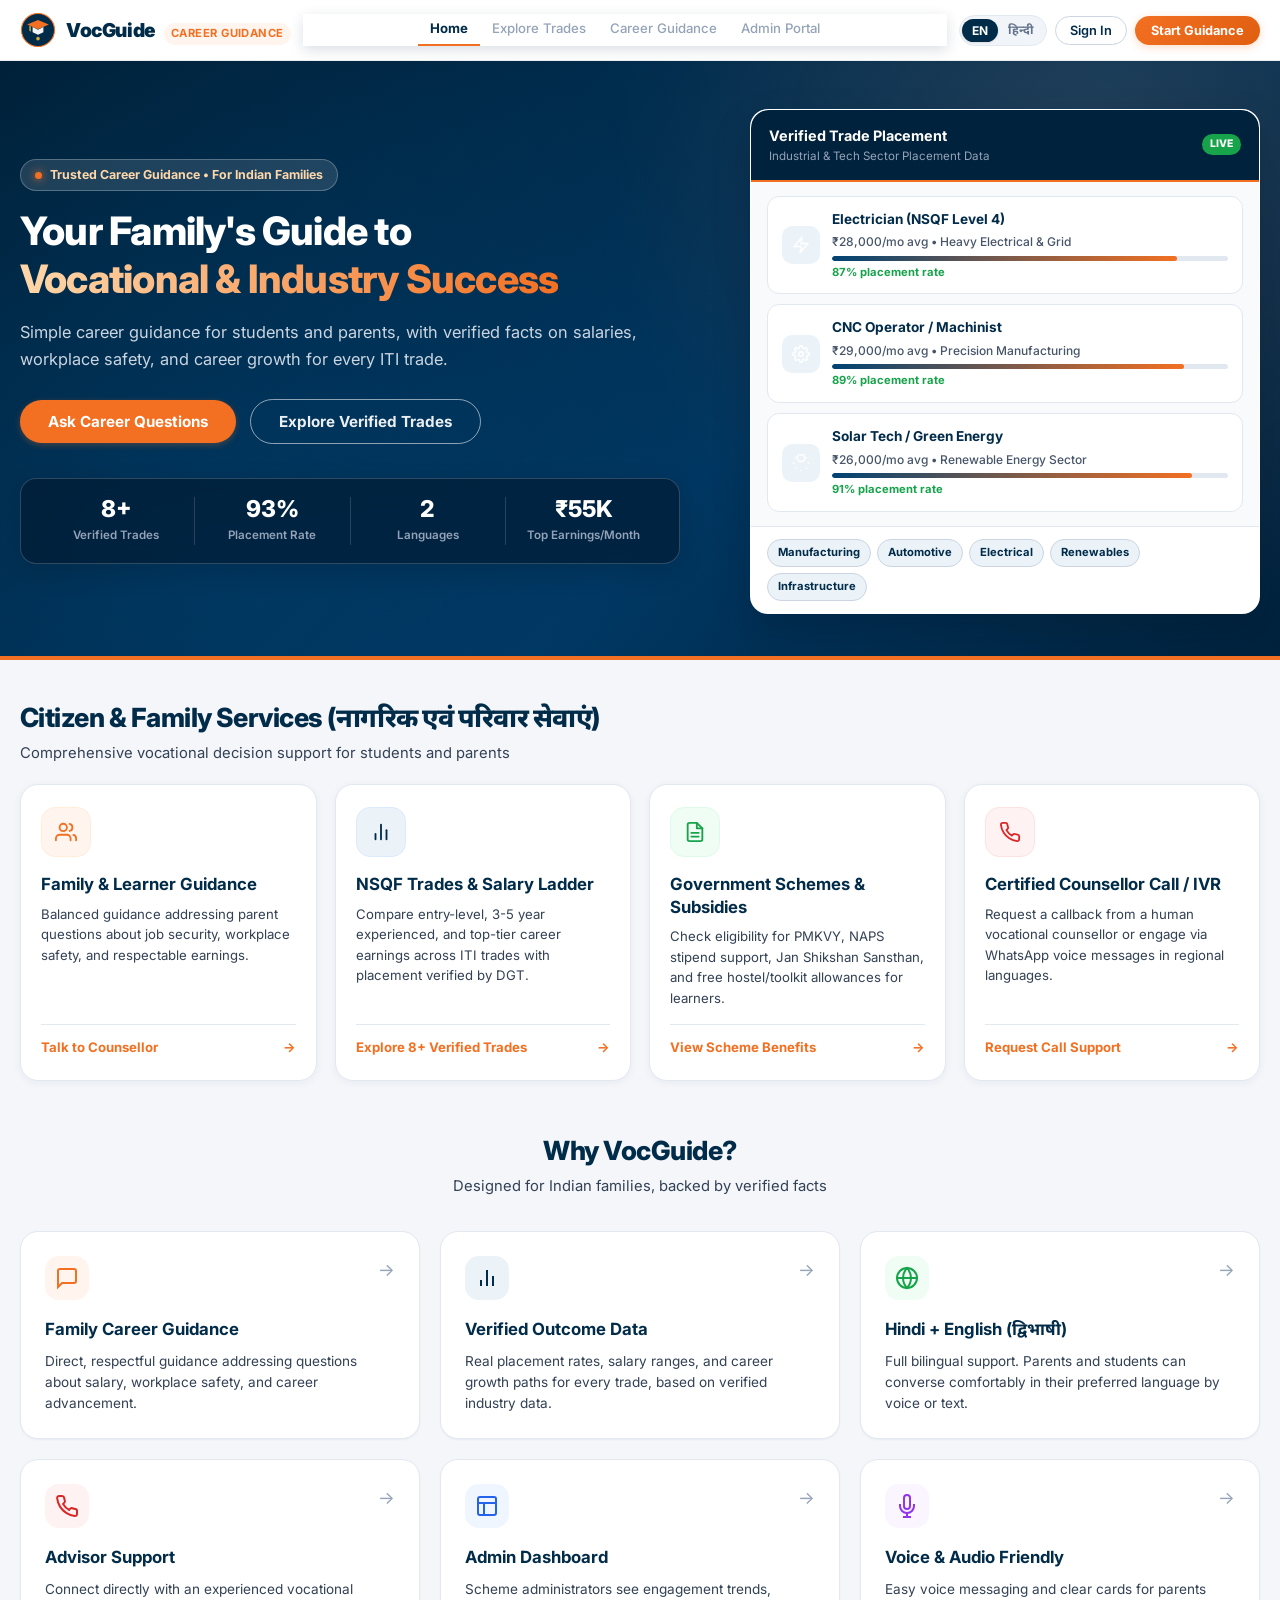
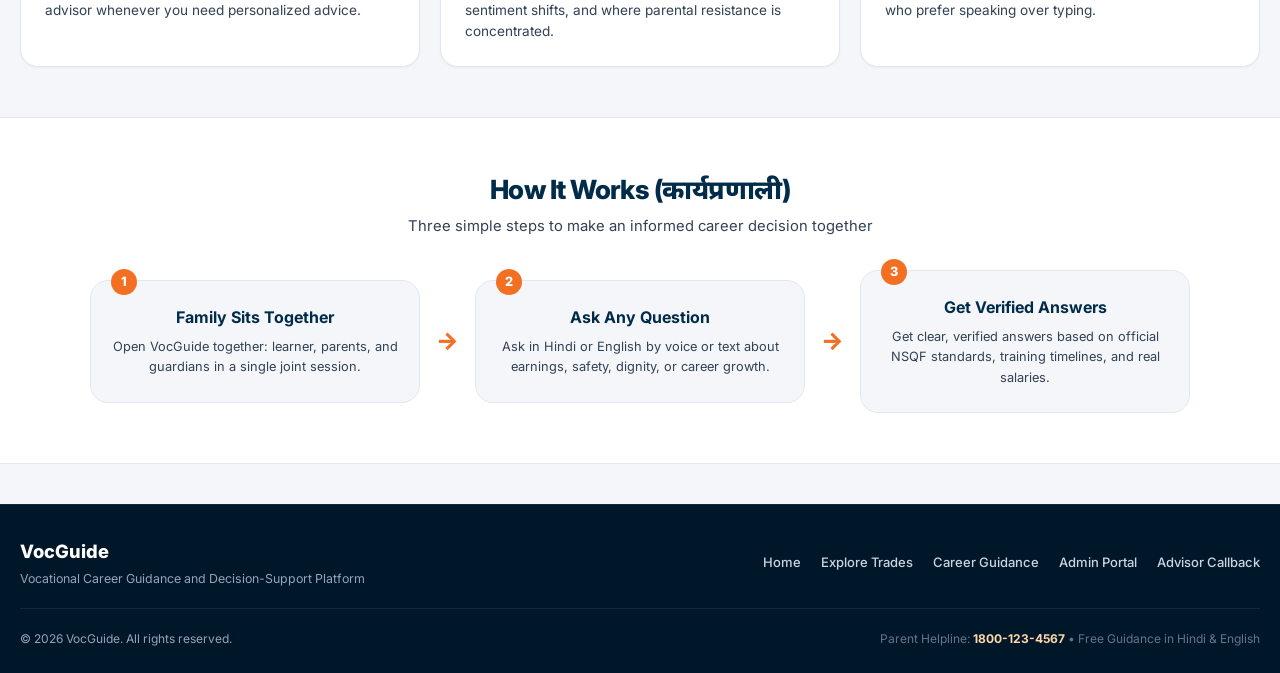
<file: static/index.html>
<!DOCTYPE html>
<html lang="en">
<head>
  <meta charset="UTF-8">
  <meta name="viewport" content="width=device-width, initial-scale=1.0">
  <meta name="description" content="VocGuide - AI-Enabled Career Counselling & Family Decision-Support Platform for Vocational Education. Smart India Hackathon 2026 Prototype (Problem Statement 26241).">
  <title>VocGuide | AI Career Counselling & Family Decision-Support Platform (SIH 2026)</title>
  <link rel="preconnect" href="https://fonts.googleapis.com">
  <link href="https://fonts.googleapis.com/css2?family=Inter:wght@300;400;500;600;700;800;900&family=Noto+Sans+Devanagari:wght@400;500;600;700;800&display=swap" rel="stylesheet">
  <link rel="stylesheet" href="style.css">
</head>
<body>

  <!-- ═══════════════════════════════════════════════════════════════
       1. MINIMAL UNIFIED SITE HEADER
  ═══════════════════════════════════════════════════════════════ -->
  <header class="site-header" id="site-header">
    <div class="header-container">
      <div class="header-left">
        <a href="#home" class="brand-link" onclick="showSection('home')">
          <div class="brand-logo-icon">
            <svg viewBox="0 0 100 100" class="emblem-svg" width="34" height="34" aria-label="VocGuide Logo">
              <circle cx="50" cy="50" r="46" fill="#002b49" stroke="#f37022" stroke-width="3"/>
              <polygon points="50,22 80,35 50,48 20,35" fill="#f37022"/>
              <polygon points="26,38 26,52 30,55 30,39.5" fill="#d4af37"/>
              <polygon points="35,42 50,49 65,42 65,56 50,63 35,56" fill="#ffffff" opacity="0.95"/>
              <circle cx="50" cy="74" r="5" fill="#d4af37"/>
            </svg>
          </div>
          <div class="brand-text-box">
            <span class="brand-title">VocGuide</span>
            <span class="brand-sub">Career Guidance</span>
          </div>
        </a>
      </div>

      <!-- Navigation -->
      <nav class="navbar" id="navbar">
        <button class="mobile-toggle" onclick="toggleMobileMenu()" aria-label="Toggle navigation">
          <span></span><span></span><span></span>
        </button>
        <div class="nav-links" id="nav-links">
          <a href="#home" class="nav-link active" onclick="showSection('home')">Home</a>
          <a href="#trades" class="nav-link" onclick="showSection('trades')">Explore Trades</a>
          <a href="#counsellor" class="nav-link" onclick="showSection('counsellor')">Career Guidance</a>
          <a href="#admin" class="nav-link" onclick="showSection('admin')">Admin Portal</a>
        </div>
      </nav>

      <!-- Right Header Actions -->
      <div class="header-actions">
        <!-- Minimal Language Pill -->
        <div class="nav-lang">
          <button class="lang-btn active" id="lang-en" onclick="setLanguage('en')">EN</button>
          <button class="lang-btn" id="lang-hi" onclick="setLanguage('hi')">&#2361;&#2367;&#2344;&#2381;&#2342;&#2368;</button>
        </div>

        <!-- Hidden accessibility buttons for DOM compatibility -->
        <div class="gov-accessibility" style="display:none">
          <button class="font-btn" id="font-sm" onclick="setFontSize('sm')">A-</button>
          <button class="font-btn active" id="font-md" onclick="setFontSize('md')">A</button>
          <button class="font-btn" id="font-lg" onclick="setFontSize('lg')">A+</button>
        </div>

        <div id="user-chip" class="user-chip" style="display:none"></div>
        <button class="header-login-btn" id="auth-login-btn" onclick="showAuthModal('login')">Sign In</button>

        <button class="btn-header-cta" onclick="showSection('counsellor')">
          <span id="nav-cta-text">Start Guidance</span>
        </button>
      </div>
    </div>
  </header>

  <!-- ═══════════════════════════════════════════════════════════════
       5. HOME SECTION (PSU Corporate Skilling Theme)
  ═══════════════════════════════════════════════════════════════ -->
  <section id="home" class="section active">

    <!-- Hero Banner -->
    <div class="psu-hero">
      <div class="psu-hero-inner">
        <div class="hero-content">
          <div class="hero-badge">
            <span class="badge-dot"></span>
            <span id="badge-text">Trusted Guidance &bull; Hindi &amp; English &bull; For Families</span>
          </div>
          <h1 class="hero-title" id="hero-title">
            Your Family's Guide to<br>
            <span class="gradient-text">Vocational &amp; Industry Success</span>
          </h1>
          <p class="hero-subtitle" id="hero-subtitle">
            A trusted vocational guidance platform for both students and parents, with verified facts on salaries, workplace safety, and career growth for every ITI &amp; NSQF trade.
          </p>
          <div class="hero-actions">
            <button class="btn-psu-primary hero-btn" onclick="showSection('counsellor')" id="hero-cta-1">
              Ask Career Questions
            </button>
            <button class="btn-psu-outline hero-btn" onclick="showSection('trades')" id="hero-cta-2">
              Explore Verified Trades
            </button>
          </div>

          <!-- Key Metrics Banner -->
          <div class="hero-stats">
            <div class="stat-item">
              <div class="stat-num" id="stat-1-num">8+</div>
              <div class="stat-label" id="stat-1">Verified ITI Trades</div>
            </div>
            <div class="stat-divider"></div>
            <div class="stat-item">
              <div class="stat-num" id="stat-2-num">93%</div>
              <div class="stat-label" id="stat-2">Placement Rate</div>
            </div>
            <div class="stat-divider"></div>
            <div class="stat-item">
              <div class="stat-num" id="stat-3-num">2</div>
              <div class="stat-label" id="stat-3">Languages (EN/&#2361;&#2367;)</div>
            </div>
            <div class="stat-divider"></div>
            <div class="stat-item">
              <div class="stat-num" id="stat-4-num">&#8377;55K</div>
              <div class="stat-label" id="stat-4">Max Earnings/Month</div>
            </div>
          </div>
        </div>

        <!-- Right Hero Visual (PSU Industry Placement Showcase) -->
        <div class="hero-visual">
          <div class="psu-showcase-card">
            <div class="psu-card-header">
              <div>
                <div class="psu-card-title">Verified Trade Placement</div>
                <div class="psu-card-sub">Industrial &amp; Tech Sector Placement Data</div>
              </div>
              <span class="psu-live-tag">LIVE</span>
            </div>
            <div class="hero-card-stack">
              <div class="hero-card card-1">
                <div class="hc-icon"><svg width="18" height="18" viewBox="0 0 24 24" fill="none" stroke="currentColor" stroke-width="2"><polygon points="13 2 3 14 12 14 11 22 21 10 12 10 13 2"></polygon></svg></div>
                <div class="hc-info">
                  <div class="hc-title">Electrician (NSQF Level 4)</div>
                  <div class="hc-salary">&#8377;28,000/mo avg &bull; Heavy Electrical &amp; Grid</div>
                  <div class="hc-bar"><div class="hc-fill" style="width:87%"></div></div>
                  <div class="hc-rate">87% placement rate</div>
                </div>
              </div>
              <div class="hero-card card-2">
                <div class="hc-icon"><svg width="18" height="18" viewBox="0 0 24 24" fill="none" stroke="currentColor" stroke-width="2"><circle cx="12" cy="12" r="3"></circle><path d="M19.4 15a1.65 1.65 0 0 0 .33 1.82l.06.06a2 2 0 0 1 0 2.83 2 2 0 0 1-2.83 0l-.06-.06a1.65 1.65 0 0 0-1.82-.33 1.65 1.65 0 0 0-1 1.51V21a2 2 0 0 1-2 2 2 2 0 0 1-2-2v-.09A1.65 1.65 0 0 0 9 19.4a1.65 1.65 0 0 0-1.82.33l-.06.06a2 2 0 0 1-2.83 0 2 2 0 0 1 0-2.83l.06-.06a1.65 1.65 0 0 0 .33-1.82 1.65 1.65 0 0 0-1.51-1H3a2 2 0 0 1-2-2 2 2 0 0 1 2-2h.09A1.65 1.65 0 0 0 4.6 9a1.65 1.65 0 0 0-.33-1.82l-.06-.06a2 2 0 0 1 0-2.83 2 2 0 0 1 2.83 0l.06.06a1.65 1.65 0 0 0 1.82.33H9a1.65 1.65 0 0 0 1-1.51V3a2 2 0 0 1 2-2 2 2 0 0 1 2 2v.09a1.65 1.65 0 0 0 1 1.51 1.65 1.65 0 0 0 1.82-.33l.06-.06a2 2 0 0 1 2.83 0 2 2 0 0 1 0 2.83l-.06.06a1.65 1.65 0 0 0-.33 1.82V9a1.65 1.65 0 0 0 1.51 1H21a2 2 0 0 1 2 2 2 2 0 0 1-2 2h-.09a1.65 1.65 0 0 0-1.51 1z"></path></svg></div>
                <div class="hc-info">
                  <div class="hc-title">CNC Operator / Machinist</div>
                  <div class="hc-salary">&#8377;29,000/mo avg &bull; Precision Manufacturing</div>
                  <div class="hc-bar"><div class="hc-fill" style="width:89%"></div></div>
                  <div class="hc-rate">89% placement rate</div>
                </div>
              </div>
              <div class="hero-card card-3">
                <div class="hc-icon"><svg width="18" height="18" viewBox="0 0 24 24" fill="none" stroke="currentColor" stroke-width="2"><circle cx="12" cy="5" r="5"></circle><line x1="12" y1="1" x2="12" y2="3"></line><line x1="12" y1="21" x2="12" y2="23"></line><line x1="4.22" y1="4.22" x2="5.64" y2="5.64"></line><line x1="18.36" y1="18.36" x2="19.78" y2="19.78"></line><line x1="1" y1="12" x2="3" y2="12"></line><line x1="21" y1="12" x2="23" y2="12"></line><line x1="4.22" y1="19.78" x2="5.64" y2="18.36"></line><line x1="18.36" y1="5.64" x2="19.78" y2="4.22"></line></svg></div>
                <div class="hc-info">
                  <div class="hc-title">Solar Tech / Green Energy</div>
                  <div class="hc-salary">&#8377;26,000/mo avg &bull; Renewable Energy Sector</div>
                  <div class="hc-bar"><div class="hc-fill" style="width:91%"></div></div>
                  <div class="hc-rate">91% placement rate</div>
                </div>
              </div>
            </div>
            <div class="psu-card-footer">
              <div class="recruiter-logos">
                <span class="recruiter-pill">Manufacturing</span>
                <span class="recruiter-pill">Automotive</span>
                <span class="recruiter-pill">Electrical</span>
                <span class="recruiter-pill">Renewables</span>
                <span class="recruiter-pill">Infrastructure</span>
              </div>
            </div>
          </div>
        </div>
      </div>
    </div>

    <!-- ═══════════════════════════════════════════════════════════
         CITIZEN & FAMILY QUICK SERVICES (4-Box Service Grid)
    ═══════════════════════════════════════════════════════════════ -->
    <div class="psu-services-container">
      <div class="psu-section-head">
        <h2 class="section-title">Citizen &amp; Family Services (नागरिक एवं परिवार सेवाएं)</h2>
        <p class="section-subtitle">Comprehensive vocational decision support for students and parents</p>
      </div>

      <div class="psu-services-grid">
        <!-- Service 1 -->
        <div class="service-tile" onclick="showSection('counsellor')">
          <div class="tile-icon-box orange">
            <svg width="22" height="22" viewBox="0 0 24 24" fill="none" stroke="currentColor" stroke-width="2" stroke-linecap="round" stroke-linejoin="round"><path d="M17 21v-2a4 4 0 0 0-4-4H5a4 4 0 0 0-4 4v2"></path><circle cx="9" cy="7" r="4"></circle><path d="M23 21v-2a4 4 0 0 0-3-3.87"></path><path d="M16 3.13a4 4 0 0 1 0 7.75"></path></svg>
          </div>
          <h3 class="tile-title">Family &amp; Learner Guidance</h3>
          <p class="tile-desc">Balanced guidance addressing parent questions about job security, workplace safety, and respectable earnings.</p>
          <div class="tile-link">
            <span>Talk to Counsellor</span>
            <span class="tile-arrow">&rarr;</span>
          </div>
        </div>

        <!-- Service 2 -->
        <div class="service-tile" onclick="showSection('trades')">
          <div class="tile-icon-box navy">
            <svg width="22" height="22" viewBox="0 0 24 24" fill="none" stroke="currentColor" stroke-width="2" stroke-linecap="round" stroke-linejoin="round"><line x1="18" y1="20" x2="18" y2="10"></line><line x1="12" y1="20" x2="12" y2="4"></line><line x1="6" y1="20" x2="6" y2="14"></line></svg>
          </div>
          <h3 class="tile-title">NSQF Trades &amp; Salary Ladder</h3>
          <p class="tile-desc">Compare entry-level, 3-5 year experienced, and top-tier career earnings across ITI trades with placement verified by DGT.</p>
          <div class="tile-link">
            <span>Explore 8+ Verified Trades</span>
            <span class="tile-arrow">&rarr;</span>
          </div>
        </div>

        <!-- Service 3 -->
        <div class="service-tile" onclick="showSection('trades')">
          <div class="tile-icon-box green">
            <svg width="22" height="22" viewBox="0 0 24 24" fill="none" stroke="currentColor" stroke-width="2" stroke-linecap="round" stroke-linejoin="round"><path d="M14 2H6a2 2 0 0 0-2 2v16a2 2 0 0 0 2 2h12a2 2 0 0 0 2-2V8z"></path><polyline points="14 2 14 8 20 8"></polyline><line x1="16" y1="13" x2="8" y2="13"></line><line x1="16" y1="17" x2="8" y2="17"></line></svg>
          </div>
          <h3 class="tile-title">Government Schemes &amp; Subsidies</h3>
          <p class="tile-desc">Check eligibility for PMKVY, NAPS stipend support, Jan Shikshan Sansthan, and free hostel/toolkit allowances for learners.</p>
          <div class="tile-link">
            <span>View Scheme Benefits</span>
            <span class="tile-arrow">&rarr;</span>
          </div>
        </div>

        <!-- Service 4 -->
        <div class="service-tile" onclick="showEscalation()">
          <div class="tile-icon-box red">
            <svg width="22" height="22" viewBox="0 0 24 24" fill="none" stroke="currentColor" stroke-width="2" stroke-linecap="round" stroke-linejoin="round"><path d="M22 16.92v3a2 2 0 0 1-2.18 2 19.79 19.79 0 0 1-8.63-3.07 19.5 19.5 0 0 1-6-6 19.79 19.79 0 0 1-3.07-8.67A2 2 0 0 1 4.11 2h3a2 2 0 0 1 2 1.72 12.84 12.84 0 0 0 .7 2.81 2 2 0 0 1-.45 2.11L8.09 9.91a16 16 0 0 0 6 6l1.27-1.27a2 2 0 0 1 2.11-.45 12.84 12.84 0 0 0 2.81.7A2 2 0 0 1 22 16.92z"></path></svg>
          </div>
          <h3 class="tile-title">Certified Counsellor Call / IVR</h3>
          <p class="tile-desc">Request a callback from a human vocational counsellor or engage via WhatsApp voice messages in regional languages.</p>
          <div class="tile-link">
            <span>Request Call Support</span>
            <span class="tile-arrow">&rarr;</span>
          </div>
        </div>
      </div>
    </div>

    <!-- ═══════════════════════════════════════════════════════════
         FEATURES & VALUE PILLARS
    ═══════════════════════════════════════════════════════════════ -->
    <div class="features-section">
      <div class="section-header">
        <h2 class="section-title" id="features-title">Why VocGuide? (वोकगाइड की विशेषताएं)</h2>
        <p class="section-subtitle" id="features-subtitle">Built specifically for Indian families, backed by industry and government data</p>
      </div>
      <div class="features-grid">
        <div class="feature-card" onclick="showSection('counsellor')">
          <div class="feature-icon orange">
            <svg width="24" height="24" viewBox="0 0 24 24" fill="none" stroke="currentColor" stroke-width="2"><path d="M21 15a2 2 0 0 1-2 2H7l-4 4V5a2 2 0 0 1 2-2h14a2 2 0 0 1 2 2z"></path></svg>
          </div>
          <h3 class="feature-title" id="feat-1-title">Family Career Guidance</h3>
          <p class="feature-desc" id="feat-1-desc">Direct, respectful guidance addressing questions about salary, workplace safety, and career advancement.</p>
          <div class="feature-arrow">&rarr;</div>
        </div>
        <div class="feature-card" onclick="showSection('trades')">
          <div class="feature-icon navy">
            <svg width="24" height="24" viewBox="0 0 24 24" fill="none" stroke="currentColor" stroke-width="2"><line x1="18" y1="20" x2="18" y2="10"></line><line x1="12" y1="20" x2="12" y2="4"></line><line x1="6" y1="20" x2="6" y2="14"></line></svg>
          </div>
          <h3 class="feature-title" id="feat-2-title">Verified Outcome Data</h3>
          <p class="feature-desc" id="feat-2-desc">Real placement rates, salary ranges, and career growth paths for every trade, based on verified industry data.</p>
          <div class="feature-arrow">&rarr;</div>
        </div>
        <div class="feature-card">
          <div class="feature-icon green">
            <svg width="24" height="24" viewBox="0 0 24 24" fill="none" stroke="currentColor" stroke-width="2"><circle cx="12" cy="12" r="10"></circle><line x1="2" y1="12" x2="22" y2="12"></line><path d="M12 2a15.3 15.3 0 0 1 4 10 15.3 15.3 0 0 1-4 10 15.3 15.3 0 0 1-4-10 15.3 15.3 0 0 1 4-10z"></path></svg>
          </div>
          <h3 class="feature-title" id="feat-3-title">Hindi + English (द्विभाषी)</h3>
          <p class="feature-desc" id="feat-3-desc">Full bilingual support. Parents and students can converse comfortably in their preferred language by voice or text.</p>
          <div class="feature-arrow">&rarr;</div>
        </div>
        <div class="feature-card" onclick="showEscalation()">
          <div class="feature-icon red">
            <svg width="24" height="24" viewBox="0 0 24 24" fill="none" stroke="currentColor" stroke-width="2"><path d="M22 16.92v3a2 2 0 0 1-2.18 2 19.79 19.79 0 0 1-8.63-3.07 19.5 19.5 0 0 1-6-6 19.79 19.79 0 0 1-3.07-8.67A2 2 0 0 1 4.11 2h3a2 2 0 0 1 2 1.72 12.84 12.84 0 0 0 .7 2.81 2 2 0 0 1-.45 2.11L8.09 9.91a16 16 0 0 0 6 6l1.27-1.27a2 2 0 0 1 2.11-.45 12.84 12.84 0 0 0 2.81.7A2 2 0 0 1 22 16.92z"></path></svg>
          </div>
          <h3 class="feature-title" id="feat-4-title">Advisor Support</h3>
          <p class="feature-desc" id="feat-4-desc">Connect directly with an experienced vocational advisor whenever you need personalized advice.</p>
          <div class="feature-arrow">&rarr;</div>
        </div>
        <div class="feature-card" onclick="showSection('admin')">
          <div class="feature-icon blue">
            <svg width="24" height="24" viewBox="0 0 24 24" fill="none" stroke="currentColor" stroke-width="2"><rect x="3" y="3" width="18" height="18" rx="2" ry="2"></rect><line x1="3" y1="9" x2="21" y2="9"></line><line x1="9" y1="21" x2="9" y2="9"></line></svg>
          </div>
          <h3 class="feature-title" id="feat-5-title">Admin Dashboard</h3>
          <p class="feature-desc" id="feat-5-desc">Scheme administrators see engagement trends, sentiment shifts, and where parental resistance is concentrated.</p>
          <div class="feature-arrow">&rarr;</div>
        </div>
        <div class="feature-card">
          <div class="feature-icon purple">
            <svg width="24" height="24" viewBox="0 0 24 24" fill="none" stroke="currentColor" stroke-width="2"><path d="M12 1a3 3 0 0 0-3 3v8a3 3 0 0 0 6 0V4a3 3 0 0 0-3-3z"></path><path d="M19 10v2a7 7 0 0 1-14 0v-2"></path><line x1="12" y1="19" x2="12" y2="23"></line><line x1="8" y1="23" x2="16" y2="23"></line></svg>
          </div>
          <h3 class="feature-title" id="feat-6-title">Voice &amp; Audio Friendly</h3>
          <p class="feature-desc" id="feat-6-desc">Easy voice messaging and clear cards for parents who prefer speaking over typing.</p>
          <div class="feature-arrow">&rarr;</div>
        </div>
      </div>
    </div>

    <!-- ═══════════════════════════════════════════════════════════
         HOW IT WORKS
    ═══════════════════════════════════════════════════════════════ -->
    <div class="how-section">
      <div class="section-header">
        <h2 class="section-title">How It Works (कार्यप्रणाली)</h2>
        <p class="section-subtitle">Three simple steps to make an informed career decision together</p>
      </div>
      <div class="steps-grid">
        <div class="step-card">
          <div class="step-num">1</div>
          <h3>Family Sits Together</h3>
          <p>Open VocGuide together: learner, parents, and guardians in a single joint session.</p>
        </div>
        <div class="step-arrow">&rarr;</div>
        <div class="step-card">
          <div class="step-num">2</div>
          <h3>Ask Any Question</h3>
          <p>Ask in Hindi or English by voice or text about earnings, safety, dignity, or career growth.</p>
        </div>
        <div class="step-arrow">&rarr;</div>
        <div class="step-card">
          <div class="step-num">3</div>
          <h3>Get Verified Answers</h3>
          <p>Get clear, verified answers based on official NSQF standards, training timelines, and real salaries.</p>
        </div>
      </div>
    </div>

  </section>

  <!-- ═══════════════════════════════════════════════════════════════
       6. TRADES EXPLORER SECTION (Clean Responsive Card Grid)
  ═══════════════════════════════════════════════════════════════ -->
  <section id="trades" class="section">
    <div class="psu-page-header">
      <div class="psu-page-header-inner">
        <div class="page-title-box">
          <span class="psu-breadcrumb">Home / Trades Explorer / व्यावसायिक ट्रेड सूची</span>
          <h1 class="page-title" id="trades-title">Explore Vocational &amp; NSQF Trades</h1>
          <p class="page-subtitle" id="trades-subtitle">Verified earnings, placement rates, safety ratings, and career ladders for every ITI trade</p>
        </div>
      </div>
    </div>

    <div class="trades-container">
      <div class="filters-bar">
        <div class="search-box">
          <span class="search-icon"><svg width="15" height="15" viewBox="0 0 24 24" fill="none" stroke="currentColor" stroke-width="2"><circle cx="11" cy="11" r="8"></circle><line x1="21" y1="21" x2="16.65" y2="16.65"></line></svg></span>
          <input type="text" id="trade-search" placeholder="Search trades (e.g., Electrician, Fitter, Solar)..." oninput="filterTrades()">
        </div>
        <div class="filter-chips">
          <button class="chip active" onclick="filterBySector('all', this)">All Sectors</button>
          <button class="chip" onclick="filterBySector('construction', this)">Construction &amp; Electrical</button>
          <button class="chip" onclick="filterBySector('it', this)">IT &amp; Electronics</button>
          <button class="chip" onclick="filterBySector('healthcare', this)">Healthcare</button>
          <button class="chip" onclick="filterBySector('beauty', this)">Apparel &amp; Design</button>
          <button class="chip" onclick="filterBySector('automotive', this)">Automotive &amp; Mech</button>
        </div>
        <div class="sort-box">
          <select id="trade-sort" onchange="sortTrades()" class="sort-select">
            <option value="placement">Sort: Placement Rate (Highest)</option>
            <option value="salary">Sort: Average Salary</option>
            <option value="growth">Sort: Job Growth Rate</option>
          </select>
        </div>
      </div>

      <div class="trades-grid" id="trades-grid">
        <div class="loading-spinner">
          <div class="spinner"></div>
          <span>Loading verified trades data...</span>
        </div>
      </div>
    </div>
  </section>

  <!-- TRADE DETAIL MODAL -->
  <div class="modal-overlay" id="trade-modal" style="display:none" onclick="closeTradeModal(event)">
    <div class="modal-content" id="trade-modal-content"></div>
  </div>

  <!-- ═══════════════════════════════════════════════════════════════
       7. AI COUNSELLOR SECTION (VocGuide Sahayak e-Pamarsh)
  ═══════════════════════════════════════════════════════════════ -->
  <section id="counsellor" class="section">
    <div class="guidance-top-header">
      <div class="gth-inner">
        <div class="gth-title-wrap">
          <h1 class="gth-title">Vocational Career Guidance <span class="gth-hi">करियर परामर्श</span></h1>
          <p class="gth-subtitle">Personalised advice on ITI trades, starting salaries, workplace safety, and career growth for learners and parents.</p>
        </div>
        <div class="gth-tags">
          <span class="gth-tag">NSQF Aligned</span>
          <span class="gth-tag">Voice &amp; Chat</span>
          <span class="gth-tag">Hindi &amp; English</span>
        </div>
      </div>
    </div>

    <div class="counsellor-layout">
      <!-- Left Panel: Profile & Setup -->
      <aside class="context-panel" id="context-panel">
        <div class="cp-header">
          <div>
            <h2 id="cp-title">Learner Profile</h2>
            <p id="cp-subtitle">Optional details for tailored guidance</p>
          </div>
        </div>
        <div class="cp-form">
          <div class="cp-field">
            <label id="cp-name-label">Learner's Name</label>
            <input type="text" id="learner-name" placeholder="e.g. Rahul / Priya">
          </div>
          <div class="cp-field">
            <label id="cp-loc-label">Location (District / State)</label>
            <input type="text" id="learner-location" placeholder="e.g. Gorakhpur, UP">
          </div>
          <div class="cp-field">
            <label id="cp-edu-label">Education Level</label>
            <select id="learner-education">
              <option value="">Select Education...</option>
              <option value="Class 8 pass">Class 8 Pass</option>
              <option value="Class 10 pass">Class 10 Pass</option>
              <option value="Class 12 pass">Class 12 Pass</option>
              <option value="Dropout">School Dropout</option>
            </select>
          </div>
          <div class="cp-field">
            <label id="cp-income-label">Family Monthly Income</label>
            <select id="family-income">
              <option value="">Select Monthly Income...</option>
              <option value="Below Rs 10,000">Below &#8377;10,000</option>
              <option value="Rs 10,000-25,000">&#8377;10,000 to &#8377;25,000</option>
              <option value="Rs 25,000-50,000">&#8377;25,000 to &#8377;50,000</option>
              <option value="Above Rs 50,000">Above &#8377;50,000</option>
            </select>
          </div>
          <div class="cp-field">
            <label id="cp-trade-label">Trade of Interest</label>
            <select id="trade-interest">
              <option value="">Any / Not Sure Yet</option>
            </select>
          </div>
          <div class="cp-field">
            <label id="cp-concern-label">Main Parent Concern</label>
            <select id="parent-concern">
              <option value="">Select Parent Concern...</option>
              <option value="income">Income &amp; Stipend Potential</option>
              <option value="safety">Workplace Safety &amp; Medical Health</option>
              <option value="social_status">Social Status &amp; Dignity of Labor</option>
              <option value="career_growth">Career Growth to Diploma / Degree</option>
              <option value="female_safety">Safe Environment for Daughters</option>
              <option value="general">General Guidance</option>
            </select>
          </div>
          <div class="cp-lang-toggle">
            <label id="cp-lang-label">Input Language</label>
            <div class="lang-toggle">
              <button class="lt-btn active" id="lt-en" onclick="setChatLang('en')">English</button>
              <button class="lt-btn" id="lt-hi" onclick="setChatLang('hi')">&#2361;&#2367;&#2344;&#2381;&#2342;&#2368;</button>
            </div>
          </div>
          <button class="btn-psu-primary full-width" id="start-session-btn" onclick="startSession()">
            <span id="start-session-text">Start Guidance</span>
          </button>
        </div>

        <div class="quick-questions" id="quick-questions">
          <div class="qq-title" id="qq-title">Suggested Questions</div>
          <div class="qq-chips" id="qq-chips"></div>
        </div>
      </aside>

      <!-- Right Panel: Chat Stream -->
      <main class="chat-panel">
        <div class="chat-header">
          <div class="chat-ai-avatar">
            <div class="avatar-ring"></div>
            <div class="avatar-icon"><svg width="20" height="20" viewBox="0 0 24 24" fill="none" stroke="currentColor" stroke-width="2"><path d="M22 10v6M2 10l10-5 10 5-10 5z"/><path d="M6 12v5c3 3 9 3 12 0v-5"/></svg></div>
            <div class="avatar-status online" id="ai-status-dot"></div>
          </div>
          <div class="chat-ai-info">
            <div class="chat-ai-name">
              <span>VocGuide Advisor</span>
              <span class="rag-live-badge">Online</span>
            </div>
            <div class="chat-meta-row">
              <span class="chat-ai-status" id="ai-status-text">Bilingual Career Guide</span>
              <span class="chat-meta-sep">&bull;</span>
              <div class="sentiment-bar-inline" id="sentiment-bar">
                <span class="sentiment-label" id="sentiment-label" style="display:none"></span>
                <span class="sentiment-badge neutral" id="sentiment-badge">Neutral</span>
              </div>
            </div>
          </div>
          <div class="chat-actions">
            <div class="chat-output-lang-toggle" id="chat-output-lang-toggle" title="Switch Reply Language">
              <span class="colt-label">Reply:</span>
              <button type="button" class="colt-btn active" id="colt-en" onclick="setChatLang('en')">EN</button>
              <button type="button" class="colt-btn" id="colt-hi" onclick="setChatLang('hi')">&#2361;&#2367;&#2344;&#2381;&#2342;&#2368;</button>
            </div>
            <button class="chat-action-btn" onclick="translateLastMessage()" title="Translate last response">Translate</button>
            <button class="chat-action-btn" onclick="showEscalation()" title="Request Free Callback">Talk to Advisor</button>
            <button class="chat-action-btn" onclick="clearChat()" title="Start New Session">Reset</button>
          </div>
        </div>

        <div class="chat-messages" id="chat-messages">
          <div class="chat-message ai-message" id="welcome-message">
            <div class="msg-avatar"><svg width="18" height="18" viewBox="0 0 24 24" fill="none" stroke="currentColor" stroke-width="2"><path d="M22 10v6M2 10l10-5 10 5-10 5z"/><path d="M6 12v5c3 3 9 3 12 0v-5"/></svg></div>
            <div class="msg-content">
              <div class="msg-bubble">
                <p id="welcome-text"><strong>Namaste! Welcome to VocGuide.</strong></p>
                <p id="welcome-text-2">I am here to guide you and your family about ITI courses, jobs, and career options.</p>
                <p>Feel free to ask me anything about:</p>
                <ul id="welcome-list">
                  <li onclick="sendQuickQuestion(this.textContent.trim())" title="Click to ask about this">Starting salaries and 5-year earning potential</li>
                  <li onclick="sendQuickQuestion(this.textContent.trim())" title="Click to ask about this">Workplace safety standards and medical protections</li>
                  <li onclick="sendQuickQuestion(this.textContent.trim())" title="Click to ask about this">NSQF progression from Certificate to Diploma &amp; B.Tech</li>
                  <li onclick="sendQuickQuestion(this.textContent.trim())" title="Click to ask about this">Government scholarships, PMKVY, and NAPS stipends</li>
                  <li onclick="sendQuickQuestion(this.textContent.trim())" title="Click to ask about this">Top recruiting industries, manufacturing, and tech employers</li>
                </ul>
                <p id="welcome-text-3"><em>You can type or send a voice message in Hindi or English!</em></p>
              </div>
              <div class="msg-time">Just now</div>
            </div>
          </div>
        </div>

        <div class="typing-indicator" id="typing-indicator">
          <div class="msg-avatar"><svg width="18" height="18" viewBox="0 0 24 24" fill="none" stroke="currentColor" stroke-width="2"><path d="M22 10v6M2 10l10-5 10 5-10 5z"/><path d="M6 12v5c3 3 9 3 12 0v-5"/></svg></div>
          <div class="typing-bubble">
            <div class="typing-dots">
              <span></span><span></span><span></span>
            </div>
          </div>
          <span class="typing-text" id="typing-text">VocGuide is preparing your answer...</span>
        </div>

        <div class="chat-input-area">
          <!-- Voice recording indicator -->
          <div id="voice-recording-bar" style="display:none;align-items:center;gap:10px;padding:8px 12px;background:rgba(239,68,68,0.1);border:1px solid rgba(239,68,68,0.25);border-radius:10px;margin-bottom:8px">
            <span style="width:10px;height:10px;border-radius:50%;background:#ef4444;animation:pulse 1s infinite"></span>
            <span style="font-size:13px;color:#dc2626;font-weight:600">Recording voice message...</span>
            <button onclick="toggleVoiceMessage()" style="margin-left:auto;padding:4px 12px;background:#ef4444;border:none;border-radius:6px;color:#ffffff;cursor:pointer;font-size:12px;font-weight:600">Stop &amp; Send</button>
          </div>

          <div class="chat-input-box">
            <textarea
              id="chat-input"
              placeholder="Ask anything about vocational trades... (in English or Hindi / बोलकर पूछें)"
              rows="1"
              onkeydown="handleChatKey(event)"
              oninput="autoResize(this)"
            ></textarea>
            <div class="input-actions">
              <button class="input-action" id="vm-btn" onclick="toggleVoiceMessage()" title="Send voice message"><svg width="18" height="18" viewBox="0 0 24 24" fill="none" stroke="currentColor" stroke-width="2"><path d="M12 1a3 3 0 0 0-3 3v8a3 3 0 0 0 6 0V4a3 3 0 0 0-3-3z"></path><path d="M19 10v2a7 7 0 0 1-14 0v-2"></path><line x1="12" y1="19" x2="12" y2="23"></line><line x1="8" y1="23" x2="16" y2="23"></line></svg></button>
              <button class="input-action" id="voice-btn" onclick="startVoice()" title="Speech-to-text"><svg width="18" height="18" viewBox="0 0 24 24" fill="none" stroke="currentColor" stroke-width="2"><circle cx="12" cy="12" r="3"></circle><path d="M19 10v2a7 7 0 0 1-14 0v-2"></path></svg></button>
              <button class="send-btn" id="send-btn" onclick="sendMessage()" title="Send message">
                <span id="send-icon"><svg width="16" height="16" viewBox="0 0 24 24" fill="none" stroke="currentColor" stroke-width="2.5"><line x1="22" y1="2" x2="11" y2="13"></line><polygon points="22 2 15 22 11 13 2 9 22 2"></polygon></svg></span>
              </button>
            </div>
          </div>
          <div class="input-hint" id="input-hint">Press Enter to send &bull; Shift+Enter for new line</div>
        </div>

      </main>
    </div>
  </section>

  <!-- ═══════════════════════════════════════════════════════════════
       8. ADMIN DASHBOARD SECTION (Clean PSU Reporting Dashboard)
  ═══════════════════════════════════════════════════════════════ -->
  <section id="admin" class="section">

    <!-- 8A. SECURE ADMINISTRATOR ACCESS GATE (Shown when not authenticated as admin) -->
    <div id="admin-gate-screen" class="admin-gate-screen">
      <div class="admin-gate-card">
        <div class="admin-gate-badge">
          <span>ADMINISTRATOR ACCESS GATE</span>
        </div>
        <h2 class="admin-gate-title">VocGuide Control &amp; Analytics Portal</h2>
        <p class="admin-gate-desc">
          Restricted skilling administration area. Authorized personnel only. Please verify your administrator credentials to proceed.
        </p>

        <div id="admin-gate-error" class="admin-gate-alert" style="display:none"></div>

        <div class="admin-gate-form">
          <div class="form-group">
            <label for="admin-gate-username">Administrator Username</label>
            <input type="text" id="admin-gate-username" class="form-input" placeholder="Enter admin username" autocomplete="username">
          </div>
          <div class="form-group">
            <label for="admin-gate-password">Administrator Password</label>
            <input type="password" id="admin-gate-password" class="form-input" placeholder="Enter password" autocomplete="current-password" onkeydown="if(event.key==='Enter')doAdminGateLogin()">
          </div>
          <button class="btn-psu-primary full-width" onclick="doAdminGateLogin()" id="admin-gate-btn">
            <span>Authenticate &amp; Access Dashboard</span>
          </button>
        </div>

        <div class="admin-gate-footer">
          <button class="btn-link" onclick="showSection('home')">
            &larr; Return to Learner &amp; Family Portal
          </button>
        </div>
      </div>
    </div>

    <!-- 8B. AUTHENTICATED ADMINISTRATOR DASHBOARD -->
    <div id="admin-content-screen" class="admin-content-screen" style="display:none">
      <div class="psu-page-header">
        <div class="psu-page-header-inner">
          <div class="page-title-box">
            <span class="psu-breadcrumb">Home / Administration / प्रशासनिक नियंत्रण कक्ष</span>
            <h1 class="page-title">VocGuide Scheme &amp; Platform Administration</h1>
            <p class="page-subtitle">Real-time skilling analytics, NSQF trade catalogue management, user directory, and parental resistance monitoring</p>
          </div>
          <div class="admin-user-pill">
            <div class="admin-user-info">
              <div>
                <span class="admin-user-name" id="admin-logged-name">Administrator</span>
                <span class="admin-user-role">Platform Super Admin</span>
              </div>
            </div>
            <button class="btn-admin-logout" onclick="doAdminLogout()" title="Logout from Admin">
              <span>Sign Out</span>
            </button>
          </div>
        </div>
      </div>

      <div class="admin-layout">
        <div class="admin-sidebar">
          <div class="admin-brand">
            <div>
              <div class="admin-title">VocGuide Admin</div>
              <div class="admin-subtitle">SIH 2026 Control Center</div>
            </div>
          </div>
          <nav class="admin-nav">
            <button class="admin-nav-item active" onclick="showAdminTab('overview', this)">
              Overview
            </button>
            <button class="admin-nav-item" onclick="showAdminTab('trades-mgmt', this)">
              Manage Trades
            </button>
            <button class="admin-nav-item" onclick="showAdminTab('users-mgmt', this)">
              Manage Users
            </button>
            <button class="admin-nav-item" onclick="showAdminTab('sessions', this)">
              Live Sessions
            </button>
            <button class="admin-nav-item" onclick="showAdminTab('resistance', this)">
              Resistance Map
            </button>
            <button class="admin-nav-item" onclick="showAdminTab('escalations', this)">
              Escalation Tickets
            </button>
          </nav>
          <button class="admin-refresh-btn" onclick="loadAdminData()">
            Refresh Analytics
          </button>
        </div>

        <div class="admin-main">
          <!-- Overview Tab -->
          <div class="admin-tab active" id="tab-overview">
            <div class="admin-tab-header">
              <h2>Scheme Key Performance Indicators</h2>
              <div class="admin-status-row">
                <div class="status-dot online"></div>
                <span id="admin-ai-status">Counsellor Service: Online</span>
                <span class="admin-timestamp" id="admin-refresh-time">Last updated: Just now</span>
              </div>
            </div>
            <div class="kpi-grid">
              <div class="kpi-card">
                <div class="kpi-value" id="kpi-sessions">--</div>
                <div class="kpi-label">Total Sessions</div>
                <div class="kpi-trend positive">Active Learners</div>
              </div>
              <div class="kpi-card">
                <div class="kpi-value" id="kpi-messages">--</div>
                <div class="kpi-label">Total Messages</div>
                <div class="kpi-trend positive">Avg <span id="kpi-avg">--</span>/session</div>
              </div>
              <div class="kpi-card">
                <div class="kpi-value" id="kpi-escalations">--</div>
                <div class="kpi-label">Escalation Requests</div>
                <div class="kpi-trend" id="kpi-esc-pending">-- pending</div>
              </div>
              <div class="kpi-card">
                <div class="kpi-value" id="kpi-concerned">--%</div>
                <div class="kpi-label">Concerned Sentiment</div>
                <div class="kpi-trend neutral">Resolved via AI</div>
              </div>
            </div>

            <div class="charts-row">
              <div class="chart-card wide">
                <div class="chart-header">
                  <h3>Session Inflow Trend (Last 7 Days)</h3>
                </div>
                <div class="chart-area" id="trend-chart"></div>
              </div>
              <div class="chart-card">
                <div class="chart-header">
                  <h3>Family Sentiment Distribution</h3>
                </div>
                <div class="chart-area">
                  <canvas id="sentiment-chart" width="200" height="200"></canvas>
                  <div class="chart-legend" id="sentiment-legend"></div>
                </div>
              </div>
            </div>

            <div class="charts-row">
              <div class="chart-card">
                <div class="chart-header">
                  <h3>Parent Concern Topics</h3>
                  <span class="chart-subtitle">Primary topics of family hesitation</span>
                </div>
                <div id="concern-bars"></div>
              </div>
              <div class="chart-card">
                <div class="chart-header">
                  <h3>Trade Interest Distribution</h3>
                </div>
                <div id="trade-bars"></div>
              </div>
              <div class="chart-card">
                <div class="chart-header">
                  <h3>Language Demographics</h3>
                </div>
                <div id="lang-bars"></div>
              </div>
            </div>
          </div>

          <!-- Trade Management Tab (Admin CRUD) -->
          <div class="admin-tab" id="tab-trades-mgmt">
            <div class="admin-tab-header">
              <div>
                <h2>NSQF Vocational Trade Management</h2>
                <p class="admin-tab-desc">Add, edit, or remove vocational trades offered across the portal</p>
              </div>
              <button class="btn-psu-primary" onclick="openTradeEditorModal()">
                <span>Add New Trade</span>
              </button>
            </div>

            <div class="admin-action-bar">
              <div class="search-input-wrap">
                <span class="search-icon"><svg width="15" height="15" viewBox="0 0 24 24" fill="none" stroke="currentColor" stroke-width="2"><circle cx="11" cy="11" r="8"></circle><line x1="21" y1="21" x2="16.65" y2="16.65"></line></svg></span>
                <input type="text" id="admin-trade-search" class="form-input" placeholder="Search trades by name or sector..." oninput="filterAdminTrades()">
              </div>
              <select id="admin-trade-sector-filter" class="form-select" onchange="filterAdminTrades()">
                <option value="all">All Sectors</option>
              </select>
            </div>

            <div id="admin-trades-container" class="admin-trades-grid">
              <div class="loading-spinner"><div class="spinner"></div><span>Loading trade catalogue...</span></div>
            </div>
          </div>

          <!-- User Management Tab (Admin User Directory) -->
          <div class="admin-tab" id="tab-users-mgmt">
            <div class="admin-tab-header">
              <div>
                <h2>Platform User &amp; Role Administration</h2>
                <p class="admin-tab-desc">Monitor accounts, switch user privileges, toggle active status, and maintain platform security</p>
              </div>
              <button class="btn-psu-primary" onclick="openUserCreatorModal()">
                <span>Create User Account</span>
              </button>
            </div>

            <div class="sessions-table-wrap">
              <table class="sessions-table" id="admin-users-table">
                <thead>
                  <tr>
                    <th>User</th>
                    <th>Role</th>
                    <th>Contact</th>
                    <th>Status</th>
                    <th>Registered</th>
                    <th>Actions</th>
                  </tr>
                </thead>
                <tbody id="admin-users-tbody">
                  <tr><td colspan="6" class="table-loading">Loading users...</td></tr>
                </tbody>
              </table>
            </div>
          </div>

          <!-- Sessions Tab -->
          <div class="admin-tab" id="tab-sessions">
            <div class="admin-tab-header"><h2>Live Session Monitor</h2></div>
            <div class="sessions-table-wrap">
              <table class="sessions-table" id="sessions-table">
                <thead>
                  <tr>
                    <th>Session ID</th><th>Trade</th><th>Location</th>
                    <th>Messages</th><th>Language</th><th>Last Sentiment</th>
                    <th>Concerns</th><th>Time</th>
                  </tr>
                </thead>
                <tbody id="sessions-tbody">
                  <tr><td colspan="8" class="table-loading">Loading sessions...</td></tr>
                </tbody>
              </table>
            </div>
          </div>

          <!-- Resistance Map Tab -->
          <div class="admin-tab" id="tab-resistance">
            <div class="admin-tab-header">
              <h2>Parental Resistance Concentration Map</h2>
              <p class="admin-tab-desc">Geographic breakdown of why families hesitate about vocational pathways</p>
            </div>
            <div id="resistance-content">
              <div class="resistance-legend">
                <span class="rl-item income">Income Concerns</span>
                <span class="rl-item safety">Safety Worries</span>
                <span class="rl-item status">Social Status Hesitation</span>
                <span class="rl-item growth">Career Growth Uncertainty</span>
              </div>
              <div id="resistance-grid">
                <div class="loading-spinner"><div class="spinner"></div><span>Loading resistance hotspots...</span></div>
              </div>
            </div>
          </div>

          <!-- Escalations Tab -->
          <div class="admin-tab" id="tab-escalations">
            <div class="admin-tab-header"><h2>Escalation &amp; Callback Requests</h2></div>
            <div id="escalations-list">
              <div class="loading-spinner"><div class="spinner"></div><span>Loading escalation tickets...</span></div>
            </div>
          </div>
        </div>
      </div>
    </div>
  </section>

  <!-- Trade Editor Modal -->
  <div class="modal-overlay" id="modal-trade-editor" style="display:none" onclick="if(event.target===this)closeTradeModalEditor()">
    <div class="modal-box admin-modal-box">
      <div class="modal-header">
        <h3 id="trade-modal-title">Add New NSQF Trade</h3>
        <button class="modal-close" onclick="closeTradeModalEditor()"><svg width="18" height="18" viewBox="0 0 24 24" fill="none" stroke="currentColor" stroke-width="2.5" stroke-linecap="round"><line x1="18" y1="6" x2="6" y2="18"></line><line x1="6" y1="6" x2="18" y2="18"></line></svg></button>
      </div>
      <div class="modal-body modal-scrollable">
        <form id="trade-editor-form" onsubmit="event.preventDefault(); saveTrade();">
          <input type="hidden" id="tf-is-edit" value="0">
          <div class="form-row-2">
            <div class="form-group">
              <label>Trade ID (Code) *</label>
              <input type="text" id="tf-id" class="form-input" placeholder="e.g. solar_tech" required>
              <small class="form-hint">Unique lowercase code (letters, numbers, underscore)</small>
            </div>
            <div class="form-group">
              <label>Trade Sector</label>
              <input type="text" id="tf-icon" class="form-input" placeholder="e.g. Technical" value="Technical">
            </div>
          </div>
          <div class="form-row-2">
            <div class="form-group">
              <label>Trade Name (English) *</label>
              <input type="text" id="tf-name" class="form-input" placeholder="e.g. Solar Panel Technician" required>
            </div>
            <div class="form-group">
              <label>Trade Name (Hindi) *</label>
              <input type="text" id="tf-name-hi" class="form-input" placeholder="e.g. सोलर पैनल तकनीशियन" required>
            </div>
          </div>
          <div class="form-row-2">
            <div class="form-group">
              <label>Sector (English) *</label>
              <input type="text" id="tf-sector" class="form-input" placeholder="e.g. Renewable Energy" required>
            </div>
            <div class="form-group">
              <label>Sector (Hindi)</label>
              <input type="text" id="tf-sector-hi" class="form-input" placeholder="e.g. नवीकरणीय ऊर्जा">
            </div>
          </div>
          <div class="form-row-3">
            <div class="form-group">
              <label>NSQF Level</label>
              <select id="tf-nsqf" class="form-select">
                <option value="3">NSQF Level 3</option>
                <option value="4" selected>NSQF Level 4</option>
                <option value="5">NSQF Level 5</option>
                <option value="6">NSQF Level 6</option>
              </select>
            </div>
            <div class="form-group">
              <label>Duration (Months)</label>
              <input type="number" id="tf-duration" class="form-input" value="12" min="1" max="48" required>
            </div>
            <div class="form-group">
              <label>Placement Rate (%)</label>
              <input type="number" id="tf-placement" class="form-input" value="88" min="10" max="100" required>
            </div>
          </div>
          <div class="form-row-3">
            <div class="form-group">
              <label>Avg Starting Salary (&#8377;/mo)</label>
              <input type="number" id="tf-salary-start" class="form-input" value="14000" min="5000" required>
            </div>
            <div class="form-group">
              <label>Avg Experienced (&#8377;/mo)</label>
              <input type="number" id="tf-salary-exp" class="form-input" value="28000" min="8000" required>
            </div>
            <div class="form-group">
              <label>Top Earners (&#8377;/mo)</label>
              <input type="number" id="tf-salary-top" class="form-input" value="60000" min="15000" required>
            </div>
          </div>
          <div class="form-row-2">
            <div class="form-group">
              <label>Self Employment Potential</label>
              <select id="tf-self-emp" class="form-select">
                <option value="Very High">Very High (बहुत उच्च)</option>
                <option value="High" selected>High (उच्च)</option>
                <option value="Medium">Medium (मध्यम)</option>
                <option value="Low">Low (सीमित)</option>
              </select>
            </div>
            <div class="form-group">
              <label>Workplace Safety Level</label>
              <select id="tf-safety" class="form-select">
                <option value="Low" selected>Low Risk (Modern PPE Standards)</option>
                <option value="Moderate">Moderate Risk (Certified Workshop)</option>
                <option value="High">Standard Industrial Protocol</option>
              </select>
            </div>
          </div>
          <div class="form-group">
            <label>Trade Description / Overview</label>
            <textarea id="tf-desc" class="form-input" rows="2" placeholder="Brief description of skills acquired and daily responsibilities..."></textarea>
          </div>
          <div class="form-group">
            <label>Top Hiring Companies (comma separated)</label>
            <input type="text" id="tf-employers" class="form-input" placeholder="e.g. Tata Power, Adani Solar, NTPC, State Discoms">
          </div>
          <div class="modal-footer-actions">
            <button type="button" class="btn-psu-outline" onclick="closeTradeModalEditor()">Cancel</button>
            <button type="submit" class="btn-psu-primary" id="btn-save-trade">Save Trade</button>
          </div>
        </form>
      </div>
    </div>
  </div>

  <!-- User Creator Modal -->
  <div class="modal-overlay" id="modal-user-creator" style="display:none" onclick="if(event.target===this)closeUserCreatorModal()">
    <div class="modal-box auth-modal-box">
      <div class="modal-header">
        <h3>Create User Account</h3>
        <button class="modal-close" onclick="closeUserCreatorModal()"><svg width="18" height="18" viewBox="0 0 24 24" fill="none" stroke="currentColor" stroke-width="2.5" stroke-linecap="round"><line x1="18" y1="6" x2="6" y2="18"></line><line x1="6" y1="6" x2="18" y2="18"></line></svg></button>
      </div>
      <div class="modal-body">
        <form id="user-creator-form" onsubmit="event.preventDefault(); saveNewUser();">
          <div class="form-group">
            <label>Full Name *</label>
            <input type="text" id="uf-fullname" class="form-input" placeholder="e.g. Rajesh Sharma" required>
          </div>
          <div class="form-group">
            <label>Username *</label>
            <input type="text" id="uf-username" class="form-input" placeholder="e.g. rajesh_sharma" required>
          </div>
          <div class="form-group">
            <label>Password *</label>
            <input type="password" id="uf-password" class="form-input" placeholder="Minimum 6 characters" required>
          </div>
          <div class="form-group">
            <label>Mobile Number</label>
            <input type="tel" id="uf-phone" class="form-input" placeholder="10-digit mobile number">
          </div>
          <div class="form-group">
            <label>Assigned Role *</label>
            <select id="uf-role" class="form-select">
              <option value="user" selected>Learner / Parent (Regular User)</option>
              <option value="admin">Administrator (Full Control)</option>
            </select>
          </div>
          <div class="modal-footer-actions">
            <button type="button" class="btn-psu-outline" onclick="closeUserCreatorModal()">Cancel</button>
            <button type="submit" class="btn-psu-primary" id="btn-save-user">Create User</button>
          </div>
        </form>
      </div>
    </div>
  </div>

  <!-- ═══════════════════════════════════════════════════════════════
       9. ESCALATION CALLBACK MODAL
  ═══════════════════════════════════════════════════════════════ -->
  <div class="modal-overlay" id="escalation-modal" style="display:none" onclick="closeEscalationModal(event)">
    <div class="modal-box" id="escalation-box">
      <div class="modal-header">
        <h3><span id="esc-title">Request Human Counsellor Callback</span></h3>
        <button class="modal-close" onclick="closeEscalation()"><svg width="18" height="18" viewBox="0 0 24 24" fill="none" stroke="currentColor" stroke-width="2.5" stroke-linecap="round"><line x1="18" y1="6" x2="6" y2="18"></line><line x1="6" y1="6" x2="18" y2="18"></line></svg></button>
      </div>
      <div class="modal-body">
        <p id="esc-desc">Our certified vocational counsellors are available to speak directly with you and your family. A counsellor will call you within 24 hours.</p>
        <div class="esc-form">
          <input type="text" id="esc-name" placeholder="Your / Parent's Name *" style="margin-bottom:12px">
          <input type="tel" id="esc-phone" placeholder="Contact Mobile Number *">
          <textarea id="esc-concern" placeholder="What specific question or doubt does your family have?" rows="3"></textarea>
          <button class="btn-psu-primary full-width" onclick="submitEscalation()">
            <span id="esc-submit-text">Submit Callback Request</span>
          </button>
        </div>
        <div class="esc-info">
          <div class="esc-info-item">National Toll Free: 1800-123-4567</div>
          <div class="esc-info-item">Operating Hours: 9:00 AM to 6:00 PM (Monday to Saturday)</div>
        </div>
      </div>
    </div>
  </div>

  <!-- ═══════════════════════════════════════════════════════════════
       10. AUTH MODAL (Sign In & Register)
  ═══════════════════════════════════════════════════════════════ -->
  <div class="modal-overlay" id="auth-modal" onclick="closeAuthModal(event)" style="display:none">
    <div class="modal-box auth-modal-box">
      <div class="auth-tabs">
        <button class="auth-tab active" id="tab-login" onclick="document.querySelectorAll('.auth-tab,.auth-panel').forEach(e=>e.classList.remove('active'));this.classList.add('active');document.getElementById('panel-login').classList.add('active')">Sign In</button>
        <button class="auth-tab" id="tab-register" onclick="document.querySelectorAll('.auth-tab,.auth-panel').forEach(e=>e.classList.remove('active'));this.classList.add('active');document.getElementById('panel-register').classList.add('active')">Create Account</button>
      </div>
      <!-- Login Panel -->
      <div class="auth-panel active" id="panel-login">
        <h3>Welcome to VocGuide</h3>
        <p style="color:var(--text-muted);font-size:13px;margin-bottom:16px">Sign in to save your family counselling sessions and track progress</p>
        <input class="form-input" id="login-username" type="text" placeholder="Username" autocomplete="username">
        <input class="form-input" id="login-password" type="password" placeholder="Password" autocomplete="current-password" onkeydown="if(event.key==='Enter')doLogin()">
        <button class="btn-psu-primary" style="width:100%;margin-top:8px" onclick="doLogin()">Sign In</button>
      </div>
      <!-- Register Panel -->
      <div class="auth-panel" id="panel-register">
        <h3>Create New Account</h3>
        <p style="color:var(--text-muted);font-size:13px;margin-bottom:16px">Register as a learner or parent to access personalised trade guidance</p>
        <input class="form-input" id="reg-fullname" type="text" placeholder="Full Name">
        <input class="form-input" id="reg-username" type="text" placeholder="Username *" autocomplete="username">
        <input class="form-input" id="reg-password" type="password" placeholder="Password *" autocomplete="new-password">
        <input class="form-input" id="reg-phone" type="tel" placeholder="Mobile Number">
        <button class="btn-psu-primary" style="width:100%;margin-top:8px" onclick="doRegister()">Create Account</button>
      </div>
      <button class="modal-close-btn" onclick="closeAuthModal()" style="position:absolute;top:16px;right:16px"><svg width="18" height="18" viewBox="0 0 24 24" fill="none" stroke="currentColor" stroke-width="2.5" stroke-linecap="round"><line x1="18" y1="6" x2="6" y2="18"></line><line x1="6" y1="6" x2="18" y2="18"></line></svg></button>
    </div>
  </div>

  <!-- Toast -->
  <div class="toast" id="toast"></div>

  <!-- ═══════════════════════════════════════════════════════════════
       11. MINIMAL PLATFORM FOOTER
  ═══════════════════════════════════════════════════════════════ -->
  <footer class="site-footer">
    <div class="footer-container">
      <div class="footer-row-main">
        <div class="footer-brand-wrap">
          <div class="footer-brand-title">VocGuide</div>
          <p class="footer-brand-tagline">Vocational Career Guidance and Decision-Support Platform</p>
        </div>
        <nav class="footer-links">
          <a href="#home" onclick="showSection('home')">Home</a>
          <a href="#trades" onclick="showSection('trades')">Explore Trades</a>
          <a href="#counsellor" onclick="showSection('counsellor')">Career Guidance</a>
          <a href="#admin" onclick="showSection('admin')">Admin Portal</a>
          <a href="javascript:void(0)" onclick="showEscalation()">Advisor Callback</a>
        </nav>
      </div>

      <div class="footer-row-bottom">
        <div class="footer-copy">&copy; 2026 VocGuide. All rights reserved.</div>
        <div class="footer-helpline">Parent Helpline: <strong>1800-123-4567</strong> &bull; Free Guidance in Hindi &amp; English</div>
      </div>
    </div>
  </footer>

  <script src="app.js"></script>
</body>
</html>
</file>
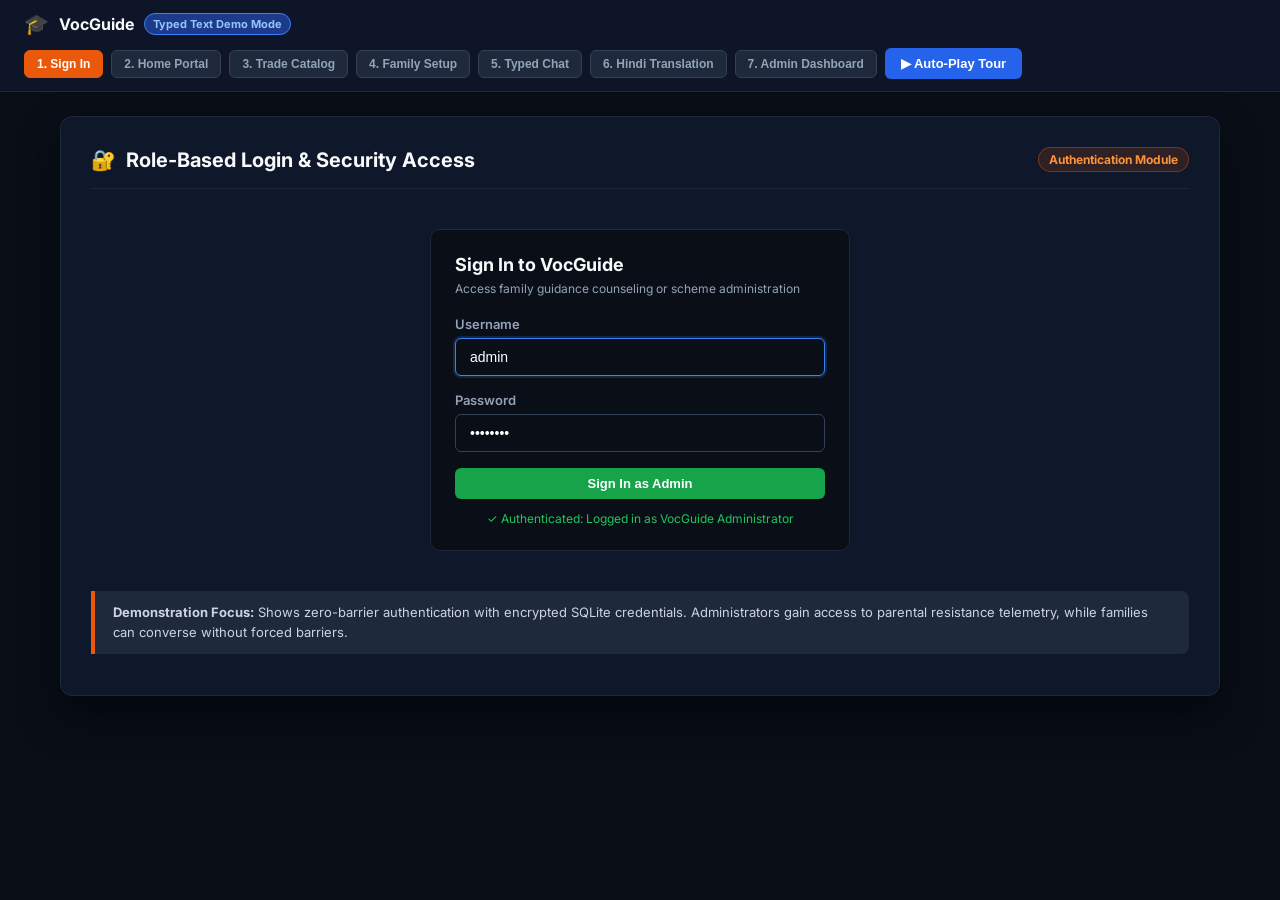
<file: static/walkthrough.html>
<!DOCTYPE html>
<html lang="en">
<head>
  <meta charset="UTF-8">
  <meta name="viewport" content="width=device-width, initial-scale=1.0">
  <title>VocGuide — Interactive Prototype Walkthrough & Typed Demo</title>
  <link rel="preconnect" href="https://fonts.googleapis.com">
  <link rel="preconnect" href="https://fonts.gstatic.com" crossorigin>
  <link href="https://fonts.googleapis.com/css2?family=Inter:wght@400;500;600;700;800&family=Noto+Sans+Devanagari:wght@400;600;700&display=swap" rel="stylesheet">
  <style>
    :root {
      --bg: #090e17;
      --card-bg: #0f172a;
      --card-border: #1e293b;
      --accent-orange: #ea580c;
      --accent-orange-hover: #c2410c;
      --accent-blue: #2563eb;
      --accent-green: #16a34a;
      --text-main: #f8fafc;
      --text-sub: #94a3b8;
      --text-dim: #64748b;
    }
    * { box-sizing: border-box; margin: 0; padding: 0; }
    body {
      background: var(--bg);
      color: var(--text-main);
      font-family: 'Inter', sans-serif;
      min-height: 100vh;
      display: flex;
      flex-direction: column;
    }
    /* Control Toolbar */
    .demo-bar {
      position: sticky;
      top: 0;
      z-index: 1000;
      background: rgba(15, 23, 42, 0.95);
      backdrop-filter: blur(12px);
      border-bottom: 1px solid var(--card-border);
      padding: 12px 24px;
      display: flex;
      align-items: center;
      justify-content: space-between;
      flex-wrap: wrap;
      gap: 12px;
    }
    .demo-brand {
      display: flex;
      align-items: center;
      gap: 10px;
    }
    .demo-badge {
      background: #1e3a8a;
      color: #93c5fd;
      border: 1px solid #3b82f6;
      font-size: 11px;
      font-weight: 700;
      padding: 3px 8px;
      border-radius: 12px;
    }
    .demo-controls {
      display: flex;
      align-items: center;
      gap: 8px;
      flex-wrap: wrap;
    }
    .btn-step {
      background: #1e293b;
      border: 1px solid #334155;
      color: var(--text-sub);
      padding: 6px 12px;
      border-radius: 6px;
      font-size: 12px;
      font-weight: 600;
      cursor: pointer;
      transition: all 0.2s;
    }
    .btn-step:hover, .btn-step.active {
      background: var(--accent-orange);
      color: #fff;
      border-color: var(--accent-orange);
    }
    .btn-action {
      background: var(--accent-blue);
      color: #fff;
      border: none;
      padding: 8px 16px;
      border-radius: 6px;
      font-weight: 600;
      font-size: 13px;
      cursor: pointer;
      display: flex;
      align-items: center;
      gap: 6px;
    }
    .btn-action:hover { background: #1d4ed8; }

    /* Stage Viewer */
    .walkthrough-stage {
      max-width: 1200px;
      margin: 24px auto;
      padding: 0 20px;
      width: 100%;
      flex: 1;
    }
    .stage-card {
      background: var(--card-bg);
      border: 1px solid var(--card-border);
      border-radius: 12px;
      padding: 30px;
      box-shadow: 0 20px 40px rgba(0,0,0,0.5);
      position: relative;
      overflow: hidden;
      min-height: 580px;
    }
    .stage-header {
      border-bottom: 1px solid var(--card-border);
      padding-bottom: 16px;
      margin-bottom: 24px;
      display: flex;
      justify-content: space-between;
      align-items: center;
    }
    .stage-title {
      font-size: 20px;
      font-weight: 700;
      color: var(--text-main);
      display: flex;
      align-items: center;
      gap: 10px;
    }
    .stage-badge {
      font-size: 12px;
      font-weight: 700;
      background: rgba(234, 88, 12, 0.15);
      color: #fb923c;
      padding: 4px 10px;
      border-radius: 20px;
      border: 1px solid rgba(234, 88, 12, 0.4);
    }

    /* Simulation Elements */
    .sim-form-group {
      margin-bottom: 16px;
    }
    .sim-label {
      display: block;
      font-size: 13px;
      font-weight: 600;
      color: var(--text-sub);
      margin-bottom: 6px;
    }
    .sim-input {
      width: 100%;
      background: #090e17;
      border: 1px solid #334155;
      padding: 10px 14px;
      border-radius: 6px;
      color: #fff;
      font-size: 14px;
      outline: none;
    }
    .sim-input.focus {
      border-color: #3b82f6;
      box-shadow: 0 0 0 2px rgba(59, 130, 246, 0.2);
    }

    /* Chat Simulation */
    .chat-box {
      background: #090e17;
      border: 1px solid #1e293b;
      border-radius: 10px;
      padding: 20px;
      height: 380px;
      overflow-y: auto;
      display: flex;
      flex-direction: column;
      gap: 14px;
      margin-bottom: 16px;
    }
    .msg-bubble {
      max-width: 80%;
      padding: 12px 16px;
      border-radius: 10px;
      font-size: 14px;
      line-height: 1.5;
    }
    .msg-user {
      align-self: flex-end;
      background: #1e3a8a;
      color: #eff6ff;
      border-bottom-right-radius: 2px;
    }
    .msg-bot {
      align-self: flex-start;
      background: #1e293b;
      color: #f1f5f9;
      border: 1px solid #334155;
      border-bottom-left-radius: 2px;
    }
    .role-header {
      font-size: 11px;
      font-weight: 700;
      text-transform: uppercase;
      letter-spacing: 0.5px;
      margin-bottom: 4px;
      display: flex;
      align-items: center;
      gap: 6px;
    }
    .sentiment-tag {
      display: inline-block;
      font-size: 11px;
      font-weight: 600;
      padding: 2px 8px;
      border-radius: 12px;
      margin-top: 6px;
    }
    .sentiment-positive { background: #14532d; color: #86efac; border: 1px solid #22c55e; }
    
    .cursor-blink {
      display: inline-block;
      width: 2px;
      height: 14px;
      background: #3b82f6;
      animation: blink 0.8s infinite;
      vertical-align: middle;
      margin-left: 2px;
    }
    @keyframes blink { 50% { opacity: 0; } }

    /* Trades Grid Simulation */
    .trades-grid {
      display: grid;
      grid-template-columns: repeat(auto-fill, minmax(280px, 1fr));
      gap: 16px;
    }
    .trade-card {
      background: #090e17;
      border: 1px solid #1e293b;
      border-radius: 8px;
      padding: 16px;
      transition: all 0.2s;
    }
    .trade-card.highlight {
      border-color: var(--accent-orange);
      box-shadow: 0 0 15px rgba(234, 88, 12, 0.3);
    }
    .trade-badge {
      display: inline-block;
      font-size: 10px;
      font-weight: 700;
      padding: 2px 6px;
      border-radius: 4px;
      background: #1e293b;
      color: #94a3b8;
      margin-bottom: 8px;
    }
    .trade-stat {
      display: flex;
      justify-content: space-between;
      font-size: 13px;
      margin-top: 8px;
      padding-top: 8px;
      border-top: 1px solid #1e293b;
    }

    /* Admin Dashboard Simulation */
    .stats-row {
      display: grid;
      grid-template-columns: repeat(4, 1fr);
      gap: 14px;
      margin-bottom: 20px;
    }
    .stat-box {
      background: #090e17;
      border: 1px solid #1e293b;
      padding: 16px;
      border-radius: 8px;
    }
    .stat-val { font-size: 26px; font-weight: 800; color: #fff; margin: 4px 0; }
    .stat-lbl { font-size: 12px; color: var(--text-sub); }

    .narration-box {
      background: #1e293b;
      border-left: 4px solid var(--accent-orange);
      padding: 12px 18px;
      border-radius: 0 8px 8px 0;
      margin-top: 20px;
      font-size: 13px;
      color: #cbd5e1;
      line-height: 1.5;
    }
  </style>
</head>
<body>

  <!-- Controls -->
  <div class="demo-bar">
    <div class="demo-brand">
      <span style="font-size:20px;">🎓</span>
      <strong>VocGuide</strong>
      <span class="demo-badge">Typed Text Demo Mode</span>
    </div>

    <div class="demo-controls">
      <button class="btn-step active" onclick="jumpToStep(1)">1. Sign In</button>
      <button class="btn-step" onclick="jumpToStep(2)">2. Home Portal</button>
      <button class="btn-step" onclick="jumpToStep(3)">3. Trade Catalog</button>
      <button class="btn-step" onclick="jumpToStep(4)">4. Family Setup</button>
      <button class="btn-step" onclick="jumpToStep(5)">5. Typed Chat</button>
      <button class="btn-step" onclick="jumpToStep(6)">6. Hindi Translation</button>
      <button class="btn-step" onclick="jumpToStep(7)">7. Admin Dashboard</button>
      <button class="btn-action" id="playBtn" onclick="toggleAutoPlay()">▶ Auto-Play Tour</button>
    </div>
  </div>

  <!-- Stage Container -->
  <div class="walkthrough-stage">
    <div class="stage-card" id="stageContent">
      <!-- Dynamic Content Loaded by JS -->
    </div>
  </div>

  <script>
    let currentStep = 1;
    let autoPlayTimer = null;
    let isPlaying = false;

    const steps = [
      {
        id: 1,
        title: "Step 1: Administrator & User Authentication",
        badge: "Security & Role Access",
        render: () => `
          <div class="stage-header">
            <div class="stage-title"><span>🔐</span> Role-Based Login & Security Access</div>
            <span class="stage-badge">Authentication Module</span>
          </div>
          <div style="max-width: 420px; margin: 40px auto; background: #090e17; padding: 24px; border-radius: 10px; border: 1px solid #1e293b;">
            <h3 style="margin-bottom: 6px; font-size: 18px;">Sign In to VocGuide</h3>
            <p style="font-size: 12px; color: #94a3b8; margin-bottom: 20px;">Access family guidance counseling or scheme administration</p>
            
            <div class="sim-form-group">
              <label class="sim-label">Username</label>
              <input class="sim-input focus" id="sim-user" value="" placeholder="Enter username">
            </div>
            <div class="sim-form-group">
              <label class="sim-label">Password</label>
              <input class="sim-input" type="password" id="sim-pass" value="" placeholder="••••••••">
            </div>
            <button class="btn-action" style="width: 100%; justify-content: center; margin-top: 10px;" id="sim-login-btn">Sign In as Admin</button>
            <div id="login-feedback" style="margin-top: 12px; font-size: 12px; text-align: center; color: #22c55e; display: none;">
              ✓ Authenticated: Logged in as VocGuide Administrator
            </div>
          </div>
          <div class="narration-box">
            <strong>Demonstration Focus:</strong> Shows zero-barrier authentication with encrypted SQLite credentials. Administrators gain access to parental resistance telemetry, while families can converse without forced barriers.
          </div>
        `,
        action: () => {
          simulateTyping("sim-user", "admin", 70, () => {
            simulateTyping("sim-pass", "admin123", 70, () => {
              document.getElementById("login-feedback").style.display = "block";
              document.getElementById("sim-login-btn").style.background = "#16a34a";
            });
          });
        }
      },
      {
        id: 2,
        title: "Step 2: Homepage & Dual-Role Citizen Services",
        badge: "Family-Centric UI",
        render: () => `
          <div class="stage-header">
            <div class="stage-title"><span>🏠</span> Welcome to VocGuide: Empowering Families</div>
            <span class="stage-badge">Verified Outcomes</span>
          </div>
          <div style="display: grid; grid-template-columns: 2fr 1fr; gap: 24px;">
            <div>
              <div style="background: rgba(234,88,12,0.1); border-left: 3px solid #ea580c; padding: 16px; border-radius: 6px; margin-bottom: 20px;">
                <h2 style="font-size: 24px; color: #fff; margin-bottom: 8px;">Your Family's Guide to Vocational & Industry Success</h2>
                <p style="color: #94a3b8; font-size: 14px;">Joint decision support addressing student career dreams and parental safety & dignity concerns.</p>
              </div>
              <div style="display: grid; grid-template-columns: 1fr 1fr; gap: 14px;">
                <div class="stat-box">
                  <div class="stat-lbl">Verified Placement Rate</div>
                  <div class="stat-val" style="color: #22c55e;">93%</div>
                  <div style="font-size: 11px; color: #64748b;">Across top 8 ITI Trades</div>
                </div>
                <div class="stat-box">
                  <div class="stat-lbl">Top Experienced Monthly Salary</div>
                  <div class="stat-val" style="color: #38bdf8;">₹55,000+</div>
                  <div style="font-size: 11px; color: #64748b;">NSQF Level 4-6 Certified</div>
                </div>
              </div>
            </div>
            <div style="background: #090e17; border: 1px solid #1e293b; border-radius: 8px; padding: 20px;">
              <h4 style="font-size: 14px; margin-bottom: 12px; color: #f8fafc;">Citizen & Family Services</h4>
              <ul style="font-size: 13px; color: #94a3b8; list-style: none; display: flex; flex-direction: column; gap: 10px;">
                <li>👨‍👩‍👦 <strong>Joint Family Guidance:</strong> Neutral, fact-checked AI advisor</li>
                <li>📊 <strong>NSQF Career Ladder:</strong> Clear promotion roadmap</li>
                <li>🏛️ <strong>Government Schemes:</strong> PMKVY & NAPS stipend info</li>
                <li>☎️ <strong>Certified Counsellor:</strong> 1-Click human escalation</li>
              </ul>
            </div>
          </div>
          <div class="narration-box">
            <strong>Demonstration Focus:</strong> Establishes institutional credibility immediately by countering vocational stigma with verified government and industry wage benchmarks.
          </div>
        `,
        action: () => {}
      },
      {
        id: 3,
        title: "Step 3: Verified NSQF Trade Explorer",
        badge: "Transparent Benchmarks",
        render: () => `
          <div class="stage-header">
            <div class="stage-title"><span>🧭</span> Explore Vocational Trades & Career Progression</div>
            <span class="stage-badge">8 Verified Sectors</span>
          </div>
          <div class="trades-grid">
            <div class="trade-card highlight">
              <span class="trade-badge" style="background:#ea580c;color:#fff;">NSQF Level 4</span>
              <h4 style="font-size:16px;">Electrician (Industrial & Grid)</h4>
              <p style="font-size:12px; color:#94a3b8; margin:6px 0;">Heavy electrical, motor controls, solar PV wiring</p>
              <div class="trade-stat">
                <span style="color:#94a3b8;">Average Salary:</span>
                <strong style="color:#22c55e;">₹28,000/mo</strong>
              </div>
              <div class="trade-stat">
                <span style="color:#94a3b8;">Placement Rate:</span>
                <strong style="color:#38bdf8;">87%</strong>
              </div>
              <button class="btn-step active" style="width:100%; margin-top:12px;">Counsel Me on This Trade -></button>
            </div>
            <div class="trade-card">
              <span class="trade-badge">NSQF Level 4</span>
              <h4 style="font-size:16px;">General Duty Assistant (Healthcare)</h4>
              <p style="font-size:12px; color:#94a3b8; margin:6px 0;">Patient care, hospital logistics, emergency support</p>
              <div class="trade-stat">
                <span style="color:#94a3b8;">Average Salary:</span>
                <strong style="color:#22c55e;">₹20,000/mo</strong>
              </div>
              <div class="trade-stat">
                <span style="color:#94a3b8;">Placement Rate:</span>
                <strong style="color:#38bdf8;">93%</strong>
              </div>
            </div>
            <div class="trade-card">
              <span class="trade-badge">NSQF Level 4</span>
              <h4 style="font-size:16px;">Computer Operator & Programming</h4>
              <p style="font-size:12px; color:#94a3b8; margin:6px 0;">Office automation, database management, IT operations</p>
              <div class="trade-stat">
                <span style="color:#94a3b8;">Average Salary:</span>
                <strong style="color:#22c55e;">₹25,000/mo</strong>
              </div>
              <div class="trade-stat">
                <span style="color:#94a3b8;">Placement Rate:</span>
                <strong style="color:#38bdf8;">88%</strong>
              </div>
            </div>
          </div>
          <div class="narration-box">
            <strong>Demonstration Focus:</strong> Allows families to browse verified trades with exact placement percentages, starting salaries, and job growth projections.
          </div>
        `,
        action: () => {}
      },
      {
        id: 4,
        title: "Step 4: Joint Session Profile Setup",
        badge: "Personalized Counseling",
        render: () => `
          <div class="stage-header">
            <div class="stage-title"><span>📝</span> Personalized Family Session Intake</div>
            <span class="stage-badge">Context Injection</span>
          </div>
          <div style="max-width: 600px; margin: 20px auto; background: #090e17; padding: 24px; border-radius: 10px; border: 1px solid #1e293b;">
            <div style="display: grid; grid-template-columns: 1fr 1fr; gap: 14px;">
              <div class="sim-form-group">
                <label class="sim-label">Learner's Name</label>
                <input class="sim-input" id="profile-name" value="">
              </div>
              <div class="sim-form-group">
                <label class="sim-label">Location (District / State)</label>
                <input class="sim-input" id="profile-loc" value="">
              </div>
            </div>
            <div class="sim-form-group">
              <label class="sim-label">Selected Trade of Interest</label>
              <input class="sim-input" id="profile-trade" value="Electrician (NSQF Level 4)" readonly style="color: #ea580c; font-weight: 600;">
            </div>
            <div class="sim-form-group">
              <label class="sim-label">Primary Parent / Family Concern</label>
              <input class="sim-input" id="profile-concern" value="">
            </div>
            <button class="btn-action" style="width: 100%; justify-content: center; margin-top: 10px;" id="start-guidance-btn">Start Joint Guidance Session -></button>
          </div>
          <div class="narration-box">
            <strong>Demonstration Focus:</strong> Captures both student aspirations and parent hesitation before chat begins, passing this context directly into the Ollama Llama 3.1 RAG prompt.
          </div>
        `,
        action: () => {
          simulateTyping("profile-name", "Rahul Sharma", 50, () => {
            simulateTyping("profile-loc", "Gorakhpur, Uttar Pradesh", 50, () => {
              simulateTyping("profile-concern", "Workplace Safety & Long-Term Dignity", 40, () => {
                document.getElementById("start-guidance-btn").style.background = "#16a34a";
              });
            });
          });
        }
      },
      {
        id: 5,
        title: "Step 5: Typed Text Chat & Grounded AI Guidance",
        badge: "Pure Text Conversation (No Voice)",
        render: () => `
          <div class="stage-header">
            <div class="stage-title"><span>💬</span> Live Typed Conversation: Student & Parent Guidance</div>
            <span class="stage-badge">Dual-Role Reasoning</span>
          </div>
          <div class="chat-box" id="demoChat">
            <div class="msg-bubble msg-bot">
              <div class="role-header" style="color: #ea580c;">🤖 VocGuide Family Advisor (AI)</div>
              Namaste Rahul and family! Welcome to your joint career guidance session for the Electrician trade. What questions or concerns can I answer for you today?
            </div>
          </div>
          <div style="display: flex; gap: 8px;">
            <input class="sim-input" id="chat-input" placeholder="Type parent or student question here..." style="flex: 1;">
            <button class="btn-action" id="send-btn">Send ↵</button>
          </div>
          <div class="narration-box">
            <strong>Demonstration Focus:</strong> Purely text-based typed interaction. The AI provides two distinct perspective paragraphs: reassuring the parents regarding safety standards and wages, while motivating the student with certification ladders.
          </div>
        `,
        action: () => {
          const chatInput = document.getElementById("chat-input");
          const chatBox = document.getElementById("demoChat");
          const query = "Is electrician work safe for my child, and what will he earn in 3-5 years?";
          
          simulateTyping("chat-input", query, 45, () => {
            // Append User message
            const userMsg = document.createElement("div");
            userMsg.className = "msg-bubble msg-user";
            userMsg.innerHTML = `<div class="role-header" style="color: #93c5fd;">👨‍👩‍👦 Parent & Student (Typed)</div>${query}`;
            chatBox.appendChild(userMsg);
            chatInput.value = "";
            chatBox.scrollTop = chatBox.scrollHeight;

            // Simulate AI response after 1 second
            setTimeout(() => {
              const aiMsg = document.createElement("div");
              aiMsg.className = "msg-bubble msg-bot";
              aiMsg.innerHTML = `
                <div class="role-header" style="color: #ea580c;">🤖 VocGuide Family Advisor (Llama 3.1 RAG)</div>
                <p><strong>1. For Parents (Safety & Dignity Assurance):</strong><br>
                Modern certified ITIs enforce strict factory safety standards including compulsory PPE (insulated 11kV gloves, arc-flash helmets, shock-proof footwear). In 3-5 years, licensed electricians earn <strong>₹28,000 to ₹55,000/month</strong>, with high community respect in solar power and industrial automation.</p>
                <p style="margin-top: 8px;"><strong>2. For Rahul (Skill & Career Path):</strong><br>
                You enter via NSQF Level 4 training with an <strong>87% verified placement rate</strong>. You can progress to Senior Electrical Supervisor, or start your own licensed electrical contracting enterprise.</p>
                <span class="sentiment-tag sentiment-positive">● Sentiment: Positive (Low Resistance)</span>
              `;
              chatBox.appendChild(aiMsg);
              chatBox.scrollTop = chatBox.scrollHeight;
            }, 800);
          });
        }
      },
      {
        id: 6,
        title: "Step 6: Multilingual Regional Translation (Hindi)",
        badge: "Bilingual Localization",
        render: () => `
          <div class="stage-header">
            <div class="stage-title"><span>🌐</span> क्षेत्रीय भाषा समर्थन (Hindi Language Translation)</div>
            <span class="stage-badge">TranslateGemma Model</span>
          </div>
          <div class="chat-box" id="demoChatHi">
            <div class="msg-bubble msg-bot">
              <div class="role-header" style="color: #ea580c;">🤖 वोकगाइड परिवार सलाहकार</div>
              नमस्ते राहुल और परिवार! वोकगाइड पर आपका स्वागत है। इलेक्ट्रीशियन ट्रेड के बारे में आप क्या जानना चाहते हैं?
            </div>
            <div class="msg-bubble msg-user">
              <div class="role-header" style="color: #93c5fd;">👨‍👩‍👦 अभिभावक (टाइप किया गया प्रश्न)</div>
              क्या इस कोर्स के लिए सरकार कोई वजीफा या छात्रवृत्ति देती है?
            </div>
            <div class="msg-bubble msg-bot">
              <div class="role-header" style="color: #ea580c;">🤖 वोकगाइड परिवार सलाहकार</div>
              हाँ! भारत सरकार के कौशल विकास एवं उद्यमिता मंत्रालय (MSDE) के तहत कई प्रमुख योजनाएं उपलब्ध हैं:
              <br><br>
              • <strong>NAPS (राष्ट्रीय शिक्षुता संवर्धन योजना):</strong> ₹1,500 से ₹2,500 प्रतिमाह प्रत्यक्ष लाभ अंतरण (DBT स्टाइपेंड)।<br>
              • <strong>PMKVY 4.0:</strong> निःशुल्क प्रशिक्षण और प्रमाणन के बाद सरकारी टूलकिट अनुदान।<br>
              • <strong>राज्य आईटीआई छात्रवृत्ति:</strong> आर्थिक रूप से कमजोर वर्ग (EWS) के छात्रों के लिए निःशुल्क छात्रावास व भोजन सहायता।
              <br><br>
              <span class="sentiment-tag sentiment-positive">● भावना: सकारात्मक (शंका निवारण सफल)</span>
            </div>
          </div>
          <div class="narration-box">
            <strong>Demonstration Focus:</strong> Demonstrates that vernacular non-English speaking parents can type directly in Hindi script or regional language and receive culturally resonant, respectful guidance.
          </div>
        `,
        action: () => {}
      },
      {
        id: 7,
        title: "Step 7: Scheme Administration & Parental Resistance Map",
        badge: "Telemetry & Governance",
        render: () => `
          <div class="stage-header">
            <div class="stage-title"><span>📊</span> Scheme Administration & Policy Telemetry</div>
            <span class="stage-badge">Live Administrative Console</span>
          </div>
          <div class="stats-row">
            <div class="stat-box">
              <div class="stat-lbl">Total Family Sessions</div>
              <div class="stat-val">14</div>
              <div style="font-size:11px;color:#22c55e;">Active Learners: 14</div>
            </div>
            <div class="stat-box">
              <div class="stat-lbl">Counseling Messages</div>
              <div class="stat-val">96</div>
              <div style="font-size:11px;color:#38bdf8;">Avg 6.9 msgs/session</div>
            </div>
            <div class="stat-box">
              <div class="stat-lbl">Pending Escalations</div>
              <div class="stat-val" style="color: #22c55e;">0</div>
              <div style="font-size:11px;color:#64748b;">All callbacks resolved</div>
            </div>
            <div class="stat-box">
              <div class="stat-lbl">Concerned Sentiment</div>
              <div class="stat-val" style="color: #f59e0b;">10%</div>
              <div style="font-size:11px;color:#22c55e;">90% positive/neutral</div>
            </div>
          </div>

          <div style="display: grid; grid-template-columns: 1fr 1fr; gap: 16px;">
            <div style="background: #090e17; border: 1px solid #1e293b; border-radius: 8px; padding: 16px;">
              <h4 style="font-size: 13px; margin-bottom: 8px; color: #94a3b8;">Parental Concern Topic Breakdown</h4>
              <div style="font-size: 13px; display: flex; flex-direction: column; gap: 6px;">
                <div style="display:flex; justify-content:space-between;"><span>💼 Income & Growth:</span><strong>45%</strong></div>
                <div style="display:flex; justify-content:space-between;"><span>🛡️ Workplace Safety:</span><strong>35%</strong></div>
                <div style="display:flex; justify-content:space-between;"><span>🤝 Social Dignity / Stigma:</span><strong>20%</strong></div>
              </div>
            </div>
            <div style="background: #090e17; border: 1px solid #1e293b; border-radius: 8px; padding: 16px;">
              <h4 style="font-size: 13px; margin-bottom: 8px; color: #94a3b8;">Human Counsellor Escalation Bridge</h4>
              <p style="font-size: 12px; color: #cbd5e1; margin-bottom: 10px;">When high resistance is detected, the AI generates a pre-filled case brief for DGT certified counsellors.</p>
              <button class="btn-step active" style="font-size: 11px;">View Escalation Callback Queue -></button>
            </div>
          </div>
          <div class="narration-box">
            <strong>Demonstration Focus:</strong> Closes the loop for SIH evaluators by proving how MSDE/DGT directors can identify specific resistance hot-spots geographically and target skilling awareness campaigns effectively.
          </div>
        `,
        action: () => {}
      }
    ];

    function renderStep(idx) {
      currentStep = idx;
      const step = steps.find(s => s.id === idx);
      if (!step) return;

      document.querySelectorAll(".btn-step").forEach((b, i) => {
        b.classList.toggle("active", i + 1 === idx);
      });

      const container = document.getElementById("stageContent");
      container.innerHTML = step.render();
      step.action();
    }

    function jumpToStep(idx) {
      if (isPlaying) toggleAutoPlay();
      renderStep(idx);
    }

    function simulateTyping(elementId, text, speed, callback) {
      const el = document.getElementById(elementId);
      if (!el) return;
      el.value = "";
      let i = 0;
      const timer = setInterval(() => {
        if (i < text.length) {
          el.value += text.charAt(i);
          i++;
        } else {
          clearInterval(timer);
          if (callback) callback();
        }
      }, speed);
    }

    function toggleAutoPlay() {
      const btn = document.getElementById("playBtn");
      if (isPlaying) {
        clearInterval(autoPlayTimer);
        isPlaying = false;
        btn.innerHTML = "▶ Auto-Play Tour";
        btn.style.background = "#2563eb";
      } else {
        isPlaying = true;
        btn.innerHTML = "⏸ Pause Tour";
        btn.style.background = "#ea580c";
        autoPlayTimer = setInterval(() => {
          let next = currentStep + 1;
          if (next > steps.length) next = 1;
          renderStep(next);
        }, 5500);
      }
    }

    // Initialize first step
    renderStep(1);
  </script>
</body>
</html>
</file>
<file: static/style.css>
/* ═══════════════════════════════════════════════════════════════
   VocGuide - Smart India Hackathon 2026 Design System
   Enterprise Skilling & Family Decision-Support Platform
   SIH 2026 | Problem Statement 26241
═══════════════════════════════════════════════════════════════ */

/* ── 1. COLOR TOKENS & SYSTEM VARIABLES ────────────────────── */
:root {
  /* Brand Theme Colors (Enterprise Navy & Saffron) */
  --psu-navy: #002b49;
  --psu-navy-dark: #00192e;
  --psu-navy-light: #004373;
  --psu-orange: #f37022;
  --psu-orange-dark: #d95811;
  --psu-orange-light: #ff7d38;
  --psu-orange-tint: #fff5ee;
  --psu-green: #138808;
  --psu-gold: #d4af37;
  --psu-blue-tint: #ebf3f9;

  /* Surfaces & Backgrounds (Clean, Professional, High Legibility) */
  --bg-page: #f4f6fa;
  --bg-surface: #ffffff;
  --bg-surface-alt: #f8fafc;
  --bg-input: #ffffff;

  /* High Contrast Typography */
  --text-primary: #0f172a;
  --text-secondary: #334155;
  --text-muted: #64748b;
  --text-white: #ffffff;

  /* UI Borders & Accents */
  --border-light: #e2e8f0;
  --border-medium: #cbd5e1;
  --border-focus: #f37022;

  /* Elevation Shadows */
  --shadow-xs: 0 1px 2px rgba(0, 43, 73, 0.05);
  --shadow-sm: 0 2px 6px rgba(0, 43, 73, 0.07);
  --shadow-md: 0 6px 16px rgba(0, 43, 73, 0.09);
  --shadow-lg: 0 12px 28px rgba(0, 43, 73, 0.12);
  --shadow-orange: 0 4px 14px rgba(243, 112, 34, 0.25);

  /* Radii */
  --radius-xs: 4px;
  --radius-sm: 8px;
  --radius-md: 12px;
  --radius-lg: 16px;
  --radius-xl: 24px;
  --radius-full: 9999px;

  --transition: 0.2s cubic-bezier(0.4, 0, 0.2, 1);
}

/* ── 2. RESET & BASE ────────────────────────────────────────── */
*, *::before, *::after {
  box-sizing: border-box;
  margin: 0;
  padding: 0;
}

html {
  font-size: 16px;
  scroll-behavior: smooth;
}

body {
  font-family: 'Inter', 'Noto Sans Devanagari', -apple-system, BlinkMacSystemFont, 'Segoe UI', Roboto, sans-serif;
  background-color: var(--bg-page);
  color: var(--text-primary);
  line-height: 1.6;
  min-height: 100vh;
  display: flex;
  flex-direction: column;
}

a {
  color: inherit;
  text-decoration: none;
}

button, input, select, textarea {
  font-family: inherit;
}

/* ── 3. TRICOLOR STRIP ──────────────────────────────────────── */
.gov-tricolor-strip {
  height: 4px;
  width: 100%;
  background: linear-gradient(90deg, #ff9933 0%, #ff9933 33.3%, #ffffff 33.3%, #ffffff 66.6%, #138808 66.6%, #138808 100%);
  position: relative;
  z-index: 100;
}
.gov-tricolor-strip.bottom {
  height: 5px;
}

/* ── 4. MINIMAL UNIFIED SITE HEADER ────────────────────────── */
.site-header {
  position: sticky;
  top: 0;
  z-index: 1000;
  background: rgba(255, 255, 255, 0.98);
  backdrop-filter: blur(12px);
  -webkit-backdrop-filter: blur(12px);
  border-bottom: 1px solid rgba(0, 43, 73, 0.08);
  box-shadow: 0 1px 4px rgba(0, 0, 0, 0.03);
  transition: all 0.2s ease;
}

.header-container {
  max-width: 1320px;
  margin: 0 auto;
  padding: 0 20px;
  height: 60px;
  display: flex;
  align-items: center;
  justify-content: space-between;
  gap: 12px;
  overflow: hidden;
}

.header-left {
  display: flex;
  align-items: center;
  flex-shrink: 0;
}

.brand-link {
  display: flex;
  align-items: center;
  gap: 10px;
  text-decoration: none;
  cursor: pointer;
}

.brand-logo-icon {
  width: 36px;
  height: 36px;
  display: flex;
  align-items: center;
  justify-content: center;
  flex-shrink: 0;
}

.emblem-svg {
  width: 100%;
  height: 100%;
}

.brand-text-box {
  display: flex;
  align-items: baseline;
  gap: 8px;
}

.brand-title {
  font-size: 1.2rem;
  font-weight: 900;
  letter-spacing: -0.02em;
  color: var(--psu-navy);
}

.brand-sub {
  font-size: 0.7rem;
  font-weight: 700;
  text-transform: uppercase;
  letter-spacing: 0.04em;
  color: var(--psu-orange);
  background: var(--psu-orange-tint);
  padding: 2px 7px;
  border-radius: var(--radius-full);
  white-space: nowrap;
}

/* Navbar inside unified header */
.navbar {
  display: flex;
  align-items: center;
  background: transparent;
  border: none;
  position: static;
  box-shadow: none;
  flex: 1;
  justify-content: center;
}

.nav-links {
  display: flex;
  align-items: center;
  gap: 0;
  list-style: none;
  background: transparent;
  border: none;
  padding: 0;
}

.nav-link {
  color: #94a3b8;
  font-size: 0.825rem;
  font-weight: 500;
  padding: 4px 12px;
  border-radius: 0;
  text-decoration: none;
  transition: color 0.15s ease;
  border: none;
  border-bottom: 2px solid transparent;
  margin: 0;
  background: transparent;
  white-space: nowrap;
}

.nav-link:hover {
  color: var(--psu-navy);
  background: transparent;
}

.nav-link.active {
  color: var(--psu-navy);
  font-weight: 700;
  background: transparent;
  border-bottom: 2px solid var(--psu-orange);
}

/* Header Right Actions */
.header-actions {
  display: flex;
  align-items: center;
  gap: 8px;
  flex-shrink: 0;
}

.nav-lang {
  display: flex;
  align-items: center;
  background: #f1f5f9;
  border: 1px solid #e2e8f0;
  border-radius: var(--radius-full);
  padding: 2px;
}

.lang-btn {
  background: transparent;
  border: none;
  font-size: 0.75rem;
  font-weight: 700;
  color: #64748b;
  padding: 4px 10px;
  border-radius: var(--radius-full);
  cursor: pointer;
  transition: all 0.15s ease;
}

.lang-btn.active {
  background: var(--psu-navy);
  color: #ffffff;
  box-shadow: 0 1px 2px rgba(0,0,0,0.1);
}

.header-login-btn {
  background: #ffffff;
  border: 1.5px solid #cbd5e1;
  color: var(--psu-navy);
  font-size: 0.8rem;
  font-weight: 600;
  padding: 6px 14px;
  border-radius: var(--radius-full);
  cursor: pointer;
  transition: all 0.18s ease;
  white-space: nowrap;
}

.header-login-btn:hover {
  background: #f8fafc;
  border-color: #94a3b8;
  color: var(--psu-navy-dark);
}

.btn-header-cta {
  background: linear-gradient(135deg, #f37022 0%, #e05e10 100%);
  color: #ffffff;
  border: none;
  font-size: 0.8rem;
  font-weight: 700;
  padding: 7px 16px;
  border-radius: var(--radius-full);
  cursor: pointer;
  transition: all 0.2s ease;
  box-shadow: 0 2px 8px rgba(243, 112, 34, 0.25);
  white-space: nowrap;
}

.btn-header-cta:hover {
  background: linear-gradient(135deg, #e05e10 0%, #c94f09 100%);
  box-shadow: 0 4px 14px rgba(243, 112, 34, 0.38);
  transform: translateY(-1px);
}

.mobile-toggle {
  display: none;
  background: transparent;
  border: none;
  cursor: pointer;
  padding: 8px;
  flex-direction: column;
  gap: 4px;
}

.mobile-toggle span {
  display: block;
  width: 20px;
  height: 2px;
  background: var(--psu-navy);
  border-radius: 2px;
}

.user-chip {
  display: flex;
  align-items: center;
  gap: 5px;
  background: rgba(0, 43, 73, 0.06);
  border: 1px solid rgba(0, 43, 73, 0.15);
  padding: 3px 10px;
  border-radius: var(--radius-full);
  font-size: 0.75rem;
  font-weight: 600;
  color: var(--psu-navy);
  white-space: nowrap;
  max-width: 160px;
  overflow: hidden;
  text-overflow: ellipsis;
}

.btn-psu-primary {
  background: var(--psu-orange);
  color: #ffffff;
  border: none;
  font-size: 0.875rem;
  font-weight: 700;
  padding: 10px 24px;
  border-radius: var(--radius-full);
  cursor: pointer;
  transition: var(--transition);
  display: inline-flex;
  align-items: center;
  justify-content: center;
  gap: 8px;
  box-shadow: 0 2px 6px rgba(243, 112, 34, 0.3);
}

.btn-psu-primary:hover {
  background: var(--psu-orange-dark);
  box-shadow: 0 4px 12px rgba(243, 112, 34, 0.4);
  transform: translateY(-1px);
}

.btn-psu-primary:active {
  transform: translateY(0);
}

.btn-psu-outline {
  background: transparent;
  color: var(--psu-navy);
  border: 1.5px solid var(--psu-navy);
  font-size: 0.875rem;
  font-weight: 700;
  padding: 9px 22px;
  border-radius: var(--radius-full);
  cursor: pointer;
  transition: var(--transition);
  display: inline-flex;
  align-items: center;
  justify-content: center;
  gap: 8px;
}

.btn-psu-outline:hover {
  background: var(--psu-navy);
  color: #ffffff;
}

.full-width {
  width: 100%;
}

/* ── 9. SECTIONS GENERAL ────────────────────────────────────── */
.section {
  display: none;
  padding: 0;
  flex: 1;
}

.section.active {
  display: block;
  animation: fadeIn 0.25s ease;
}

@keyframes fadeIn {
  from { opacity: 0; transform: translateY(6px); }
  to { opacity: 1; transform: translateY(0); }
}

/* ── 10. HERO BANNER (PSU Skilling Theme) ───────────────────── */
.psu-hero {
  background: linear-gradient(135deg, #001f35 0%, #003660 60%, #00223d 100%);
  color: #ffffff;
  padding: 48px 20px 42px;
  position: relative;
  overflow: hidden;
  border-bottom: 4px solid var(--psu-orange);
}

.psu-hero::before {
  content: '';
  position: absolute;
  inset: 0;
  background-image: 
    radial-gradient(circle at 85% 20%, rgba(243, 112, 34, 0.15) 0%, transparent 40%),
    radial-gradient(circle at 15% 80%, rgba(0, 77, 133, 0.3) 0%, transparent 50%);
  pointer-events: none;
}

.psu-hero-inner {
  max-width: 1320px;
  margin: 0 auto;
  display: grid;
  grid-template-columns: 1.15fr 0.85fr;
  gap: 40px;
  align-items: center;
  position: relative;
  z-index: 2;
}

.hero-badge {
  display: inline-flex;
  align-items: center;
  gap: 8px;
  background: rgba(255,255,255,0.12);
  border: 1px solid rgba(255,255,255,0.25);
  padding: 5px 14px;
  border-radius: var(--radius-full);
  font-size: 0.775rem;
  font-weight: 700;
  color: #fed7aa;
  margin-bottom: 16px;
}

.badge-dot {
  width: 7px;
  height: 7px;
  background: var(--psu-orange);
  border-radius: 50%;
  box-shadow: 0 0 8px var(--psu-orange);
}

.hero-title {
  font-size: 2.45rem;
  font-weight: 800;
  line-height: 1.22;
  letter-spacing: -0.02em;
  margin-bottom: 16px;
  color: #ffffff;
}

.gradient-text {
  color: #fed7aa;
  background: linear-gradient(90deg, #fed7aa, #f37022);
  -webkit-background-clip: text;
  -webkit-text-fill-color: transparent;
}

.hero-subtitle {
  font-size: 1.025rem;
  line-height: 1.65;
  color: #cbd5e1;
  margin-bottom: 26px;
  max-width: 620px;
}

.hero-actions {
  display: flex;
  align-items: center;
  gap: 14px;
  flex-wrap: wrap;
  margin-bottom: 34px;
}

.hero-btn {
  padding: 12px 28px;
  font-size: 0.95rem;
  border-radius: var(--radius-full);
}

/* Outline button override inside dark hero banner */
.psu-hero .btn-psu-outline {
  background: transparent;
  color: rgba(255, 255, 255, 0.92);
  border: 1.5px solid rgba(255, 255, 255, 0.55);
}

.psu-hero .btn-psu-outline:hover {
  background: rgba(255, 255, 255, 0.12);
  color: #ffffff;
  border-color: rgba(255, 255, 255, 0.85);
}

/* Key Metrics Bar */
.hero-stats {
  display: flex;
  align-items: stretch;
  background: rgba(0, 20, 40, 0.55);
  border: 1px solid rgba(255,255,255,0.18);
  backdrop-filter: blur(12px);
  -webkit-backdrop-filter: blur(12px);
  border-radius: 16px;
  padding: 14px 18px;
  max-width: 660px;
  box-shadow: 0 8px 24px rgba(0, 15, 30, 0.18);
  gap: 0;
}

.stat-item {
  flex: 1;
  text-align: center;
  padding: 4px 8px;
  display: flex;
  flex-direction: column;
  align-items: center;
  justify-content: center;
}

.stat-num {
  font-size: 1.45rem;
  font-weight: 800;
  color: #ffffff;
  line-height: 1.1;
}

.stat-label {
  font-size: 0.725rem;
  color: #94a3b8;
  margin-top: 4px;
  font-weight: 600;
  white-space: nowrap;
}

.stat-divider {
  width: 1px;
  background: rgba(255,255,255,0.15);
  align-self: stretch;
  margin: 4px 0;
  flex-shrink: 0;
}

/* Hero Showcase Card */
.psu-showcase-card {
  background: #ffffff;
  border-radius: 18px;
  box-shadow: 0 16px 36px rgba(0, 15, 30, 0.22);
  overflow: hidden;
  border: 1px solid rgba(255,255,255,0.4);
}

.psu-card-header {
  background: #00223d;
  color: #ffffff;
  padding: 14px 18px;
  display: flex;
  align-items: center;
  gap: 12px;
  border-bottom: 2px solid var(--psu-orange);
  border-radius: 18px 18px 0 0;
}

.psu-shield-icon {
  font-size: 1.4rem;
}

.psu-card-title {
  font-size: 0.9rem;
  font-weight: 700;
}

.psu-card-sub {
  font-size: 0.725rem;
  color: #94a3b8;
}

.psu-live-tag {
  margin-left: auto;
  background: #16a34a;
  color: #ffffff;
  font-size: 0.65rem;
  font-weight: 800;
  padding: 2px 8px;
  border-radius: var(--radius-full);
}

.hero-card-stack {
  padding: 14px 16px;
  display: flex;
  flex-direction: column;
  gap: 10px;
  background: #f8fafc;
}

.hero-card {
  background: #ffffff;
  border: 1px solid var(--border-light);
  border-radius: 12px;
  padding: 12px 14px;
  display: flex;
  align-items: center;
  gap: 12px;
  transition: var(--transition);
}

.hero-card:hover {
  border-color: var(--psu-orange);
  box-shadow: var(--shadow-sm);
}

.hc-icon {
  font-size: 1.5rem;
  width: 38px;
  height: 38px;
  border-radius: 10px;
  background: var(--psu-blue-tint);
  display: flex;
  align-items: center;
  justify-content: center;
  flex-shrink: 0;
}

.hc-info {
  flex: 1;
}

.hc-title {
  font-size: 0.85rem;
  font-weight: 700;
  color: var(--psu-navy);
}

.hc-salary {
  font-size: 0.75rem;
  color: #475569;
  font-weight: 500;
  margin: 2px 0 4px;
}

.hc-bar {
  height: 5px;
  background: #e2e8f0;
  border-radius: var(--radius-full);
  overflow: hidden;
}

.hc-fill {
  height: 100%;
  background: linear-gradient(90deg, #004373, var(--psu-orange));
  border-radius: var(--radius-full);
}

.hc-rate {
  font-size: 0.7rem;
  color: #16a34a;
  font-weight: 700;
  margin-top: 3px;
}

.psu-card-footer {
  padding: 12px 16px;
  background: #ffffff;
  border-top: 1px solid var(--border-light);
}

.recruiter-logos {
  display: flex;
  align-items: center;
  gap: 6px;
  flex-wrap: wrap;
}

.recruiter-pill {
  background: var(--psu-blue-tint);
  color: var(--psu-navy);
  font-size: 0.7rem;
  font-weight: 700;
  padding: 4px 10px;
  border-radius: var(--radius-full);
  border: 1px solid #cbd5e1;
}

/* ── 11. CITIZEN & FAMILY QUICK SERVICES TILES ──────────────── */
.psu-services-container {
  max-width: 1320px;
  margin: 36px auto 48px;
  padding: 0 20px;
  position: relative;
  z-index: 10;
}

.psu-section-head {
  margin-bottom: 18px;
}

.section-title {
  font-size: 1.65rem;
  font-weight: 800;
  color: var(--psu-navy);
  letter-spacing: -0.02em;
}

.section-subtitle {
  font-size: 0.925rem;
  color: var(--text-secondary);
  margin-top: 4px;
}

.psu-services-grid {
  display: grid;
  grid-template-columns: repeat(4, 1fr);
  gap: 18px;
}

.service-tile {
  background: #ffffff;
  border: 1px solid var(--border-light);
  border-radius: 18px;
  padding: 22px 20px;
  box-shadow: 0 2px 8px rgba(0, 43, 73, 0.05);
  cursor: pointer;
  transition: all 0.25s ease;
  display: flex;
  flex-direction: column;
}

.service-tile:hover {
  transform: translateY(-4px);
  box-shadow: 0 12px 28px rgba(0, 43, 73, 0.1);
  border-color: var(--psu-orange);
}

.tile-icon-box {
  width: 50px;
  height: 50px;
  border-radius: 14px;
  display: flex;
  align-items: center;
  justify-content: center;
  margin-bottom: 16px;
}

.tile-icon-box.orange { background: #fff5ee; color: var(--psu-orange); border: 1px solid #ffedd5; }
.tile-icon-box.navy   { background: #ebf3f9; color: var(--psu-navy); border: 1px solid #dbeafe; }
.tile-icon-box.green  { background: #f0fdf4; color: #16a34a; border: 1px solid #dcfce7; }
.tile-icon-box.red    { background: #fef2f2; color: #dc2626; border: 1px solid #fee2e2; }

.tile-icon {
  font-size: 1.55rem;
}

.tile-title {
  font-size: 1.05rem;
  font-weight: 700;
  color: var(--psu-navy);
  margin-bottom: 8px;
  line-height: 1.35;
}

.tile-desc {
  font-size: 0.825rem;
  color: var(--text-secondary);
  line-height: 1.55;
  margin-bottom: 16px;
  flex: 1;
}

.tile-link {
  font-size: 0.825rem;
  font-weight: 700;
  color: var(--psu-orange);
  display: flex;
  align-items: center;
  justify-content: space-between;
  border-top: 1px solid var(--border-light);
  padding-top: 12px;
}

.tile-arrow {
  transition: transform 0.2s ease;
}

.service-tile:hover .tile-arrow {
  transform: translateX(4px);
}

/* ── 12. FEATURES GRID ──────────────────────────────────────── */
.features-section {
  max-width: 1320px;
  margin: 0 auto 50px;
  padding: 0 20px;
}

.section-header {
  text-align: center;
  margin-bottom: 32px;
}

.features-grid {
  display: grid;
  grid-template-columns: repeat(3, 1fr);
  gap: 20px;
}

.feature-card {
  background: #ffffff;
  border: 1px solid var(--border-light);
  border-radius: 18px;
  padding: 24px;
  box-shadow: var(--shadow-xs);
  cursor: pointer;
  transition: var(--transition);
  position: relative;
}

.feature-card:hover {
  transform: translateY(-3px);
  border-color: var(--psu-navy-light);
  box-shadow: var(--shadow-md);
}

.feature-icon {
  width: 44px;
  height: 44px;
  border-radius: 14px;
  display: flex;
  align-items: center;
  justify-content: center;
  font-size: 1.4rem;
  margin-bottom: 16px;
}

.feature-icon.orange { background: #fff5ee; color: var(--psu-orange); }
.feature-icon.navy   { background: #ebf3f9; color: var(--psu-navy); }
.feature-icon.green  { background: #f0fdf4; color: #16a34a; }
.feature-icon.red    { background: #fef2f2; color: #dc2626; }
.feature-icon.blue   { background: #eff6ff; color: #2563eb; }
.feature-icon.purple { background: #faf5ff; color: #9333ea; }

.feature-title {
  font-size: 1.05rem;
  font-weight: 700;
  color: var(--psu-navy);
  margin-bottom: 8px;
}

.feature-desc {
  font-size: 0.85rem;
  color: var(--text-secondary);
  line-height: 1.55;
}

.feature-arrow {
  position: absolute;
  top: 24px;
  right: 24px;
  color: #94a3b8;
  font-size: 1.1rem;
}

/* ── 13. HOW IT WORKS ───────────────────────────────────────── */
.how-section {
  background: #ffffff;
  border-top: 1px solid var(--border-light);
  border-bottom: 1px solid var(--border-light);
  padding: 50px 20px;
  margin-bottom: 40px;
}

.steps-grid {
  max-width: 1100px;
  margin: 0 auto;
  display: flex;
  align-items: center;
  justify-content: space-between;
  gap: 16px;
}

.step-card {
  flex: 1;
  background: var(--bg-page);
  border: 1px solid var(--border-light);
  border-radius: 18px;
  padding: 24px 20px;
  text-align: center;
  position: relative;
}

.step-num {
  position: absolute;
  top: -12px;
  left: 20px;
  background: var(--psu-orange);
  color: #ffffff;
  font-weight: 800;
  font-size: 0.8rem;
  width: 26px;
  height: 26px;
  border-radius: 50%;
  display: flex;
  align-items: center;
  justify-content: center;
}

.step-icon {
  font-size: 2rem;
  margin-bottom: 12px;
}

.step-card h3 {
  font-size: 1rem;
  font-weight: 700;
  color: var(--psu-navy);
  margin-bottom: 6px;
}

.step-card p {
  font-size: 0.8rem;
  color: var(--text-secondary);
}

.step-arrow {
  font-size: 1.5rem;
  color: var(--psu-orange);
  font-weight: 800;
}

/* ── 14. PAGE HEADERS ───────────────────────────────────────── */
.psu-page-header {
  background: linear-gradient(135deg, #001f35 0%, #003660 100%);
  color: #ffffff;
  padding: 30px 20px;
  margin-bottom: 26px;
  border-bottom: 3px solid var(--psu-orange);
}

.psu-page-header-inner {
  max-width: 1320px;
  margin: 0 auto;
}

.psu-breadcrumb {
  font-size: 0.775rem;
  color: #fed7aa;
  font-weight: 600;
  display: block;
  margin-bottom: 6px;
}

.page-title {
  font-size: 1.85rem;
  font-weight: 800;
  color: #ffffff;
}

.page-subtitle {
  font-size: 0.95rem;
  color: #cbd5e1;
  margin-top: 4px;
}

/* ── 15. TRADES EXPLORER SECTION ────────────────────────────── */
.trades-container {
  max-width: 1320px;
  margin: 0 auto 50px;
  padding: 0 20px;
}

.filters-bar {
  background: #ffffff;
  border: 1px solid var(--border-light);
  border-radius: var(--radius-md);
  padding: 16px 20px;
  margin-bottom: 24px;
  box-shadow: var(--shadow-xs);
  display: flex;
  align-items: center;
  justify-content: space-between;
  flex-wrap: wrap;
  gap: 16px;
}

.search-box {
  display: flex;
  align-items: center;
  background: var(--bg-page);
  border: 1px solid var(--border-light);
  border-radius: var(--radius-xs);
  padding: 8px 14px;
  min-width: 260px;
}

.search-icon {
  margin-right: 8px;
  color: #94a3b8;
}

.search-box input {
  border: none;
  background: transparent;
  outline: none;
  font-size: 0.875rem;
  width: 100%;
  color: var(--text-primary);
}

.filter-chips {
  display: flex;
  align-items: center;
  gap: 8px;
  flex-wrap: wrap;
}

.chip {
  background: var(--bg-page);
  border: 1px solid var(--border-light);
  padding: 6px 14px;
  border-radius: var(--radius-full);
  font-size: 0.8rem;
  font-weight: 600;
  color: var(--text-secondary);
  cursor: pointer;
  transition: var(--transition);
}

.chip:hover, .chip.active {
  background: var(--psu-navy);
  color: #ffffff;
  border-color: var(--psu-navy);
}

.sort-select {
  background: var(--bg-page);
  border: 1px solid var(--border-light);
  border-radius: var(--radius-xs);
  padding: 8px 12px;
  font-size: 0.825rem;
  font-weight: 600;
  color: var(--psu-navy);
  outline: none;
}

/* Trade Cards Grid */
.trades-grid {
  display: grid;
  grid-template-columns: repeat(auto-fill, minmax(360px, 1fr));
  gap: 22px;
}

.trade-card {
  background: #ffffff;
  border: 1px solid var(--border-light);
  border-radius: var(--radius-md);
  padding: 22px;
  box-shadow: var(--shadow-xs);
  transition: var(--transition);
  cursor: pointer;
  display: flex;
  flex-direction: column;
}

.trade-card:hover {
  transform: translateY(-3px);
  border-color: var(--psu-orange);
  box-shadow: var(--shadow-md);
}

.tc-header {
  display: flex;
  align-items: center;
  justify-content: space-between;
  margin-bottom: 12px;
}

.tc-icon {
  font-size: 1.8rem;
}

.tc-badge {
  background: var(--psu-orange-tint);
  color: var(--psu-orange-dark);
  border: 1px solid #fed7aa;
  font-size: 0.725rem;
  font-weight: 800;
  padding: 3px 9px;
  border-radius: var(--radius-full);
}

.tc-name {
  font-size: 1.15rem;
  font-weight: 800;
  color: var(--psu-navy);
  margin-bottom: 4px;
}

.tc-sector {
  font-size: 0.8rem;
  color: var(--text-muted);
  font-weight: 600;
  margin-bottom: 14px;
}

.tc-metrics {
  display: grid;
  grid-template-columns: 1fr 1fr;
  gap: 10px;
  background: var(--bg-page);
  padding: 10px 12px;
  border-radius: var(--radius-sm);
  margin-bottom: 14px;
}

.tc-metric-val {
  font-size: 1.05rem;
  font-weight: 800;
  color: var(--psu-navy);
}

.tc-metric-label {
  font-size: 0.7rem;
  color: var(--text-muted);
  font-weight: 600;
}

.tc-tags {
  display: flex;
  align-items: center;
  gap: 6px;
  flex-wrap: wrap;
  margin-bottom: 16px;
}

.tc-tag {
  background: #f1f5f9;
  color: #334155;
  font-size: 0.7rem;
  font-weight: 600;
  padding: 3px 8px;
  border-radius: var(--radius-xs);
}

.tc-tag.safety-low {
  background: #f0fdf4;
  color: #16a34a;
}

.tc-actions {
  display: flex;
  align-items: center;
  gap: 10px;
  margin-top: auto;
  border-top: 1px solid var(--border-light);
  padding-top: 14px;
}

.tc-btn {
  flex: 1;
  padding: 8px 12px;
  border-radius: var(--radius-xs);
  font-size: 0.8rem;
  font-weight: 700;
  cursor: pointer;
  text-align: center;
  border: 1px solid transparent;
  transition: var(--transition);
}

.tc-btn-primary, .tc-footer .tc-btn {
  background: var(--psu-orange);
  color: #ffffff;
}

.tc-btn-primary:hover, .tc-footer .tc-btn:hover {
  background: var(--psu-orange-dark);
}

.tc-btn-secondary {
  background: var(--bg-page);
  color: var(--psu-navy);
  border-color: var(--border-light);
}

.tc-btn-secondary:hover {
  background: #e2e8f0;
}

.tc-placement-bar {
  margin-bottom: 12px;
}

.tc-bar-label {
  display: flex;
  justify-content: space-between;
  font-size: 0.725rem;
  color: var(--text-muted);
  font-weight: 600;
  margin-bottom: 4px;
}

.tc-bar-track {
  height: 6px;
  background: #e2e8f0;
  border-radius: var(--radius-full);
  overflow: hidden;
}

.tc-bar-fill {
  height: 100%;
  background: linear-gradient(90deg, var(--psu-navy), var(--psu-orange));
  border-radius: var(--radius-full);
  transition: width 0.8s ease;
}

.tc-footer {
  display: flex;
  align-items: center;
  justify-content: space-between;
  gap: 12px;
  margin-top: auto;
  padding-top: 14px;
  border-top: 1px solid var(--border-light);
}

.tc-footer .tc-duration {
  font-size: 0.8rem;
  color: var(--text-secondary);
  font-weight: 600;
  white-space: nowrap;
  flex: 1 1 auto;
  overflow: hidden;
  text-overflow: ellipsis;
}

.tc-footer .tc-btn {
  flex: 0 0 auto;
  padding: 8px 18px;
  white-space: nowrap;
  min-width: 104px;
}

/* ── 14. COMPACT GUIDANCE TOP HEADER ────────────────────────── */
.guidance-top-header {
  background: linear-gradient(135deg, #001f35 0%, #003660 100%);
  color: #ffffff;
  padding: 22px 20px;
  margin-bottom: 24px;
  border-bottom: 2px solid var(--psu-orange);
}

.gth-inner {
  max-width: 1320px;
  margin: 0 auto;
  display: flex;
  align-items: center;
  justify-content: space-between;
  flex-wrap: wrap;
  gap: 16px;
}

.gth-title-wrap {
  flex: 1;
  min-width: 280px;
}

.gth-title {
  font-size: 1.45rem;
  font-weight: 800;
  color: #ffffff;
  margin: 0;
  display: flex;
  align-items: baseline;
  gap: 10px;
  flex-wrap: wrap;
}

.gth-hi {
  font-size: 1rem;
  font-weight: 600;
  color: #fed7aa;
}

.gth-subtitle {
  font-size: 0.85rem;
  color: #cbd5e1;
  margin-top: 4px;
}

.gth-tags {
  display: flex;
  align-items: center;
  gap: 8px;
  flex-wrap: wrap;
}

.gth-tag {
  background: rgba(255, 255, 255, 0.1);
  border: 1px solid rgba(255, 255, 255, 0.18);
  color: #ffffff;
  font-size: 0.725rem;
  font-weight: 600;
  padding: 4px 10px;
  border-radius: var(--radius-full);
}

/* ── 16. CHAT INTERFACE & COUNSELLOR LAYOUT ─────────────────── */
.counsellor-layout {
  max-width: 1320px;
  margin: 0 auto 40px;
  padding: 0 20px;
  display: grid;
  grid-template-columns: 320px 1fr;
  gap: 24px;
  align-items: start;
}

/* Left Profile/Context Panel */
.context-panel {
  background: #ffffff;
  border: 1px solid #e2e8f0;
  border-radius: 18px;
  box-shadow: 0 1px 3px rgba(0, 0, 0, 0.03);
  overflow: hidden;
}

.cp-header {
  background: #00223d;
  color: #ffffff;
  padding: 14px 18px;
  border-bottom: 2px solid var(--psu-orange);
  border-radius: 18px 18px 0 0;
}

.cp-header h2 {
  font-size: 0.95rem;
  font-weight: 800;
  margin: 0;
}

.cp-header p {
  font-size: 0.72rem;
  color: #94a3b8;
  margin: 2px 0 0;
}

.cp-form {
  padding: 16px 18px;
  display: flex;
  flex-direction: column;
  gap: 10px;
}

.cp-field label {
  display: block;
  font-size: 0.75rem;
  font-weight: 700;
  color: var(--psu-navy);
  margin-bottom: 4px;
}

.cp-field input, .cp-field select {
  width: 100%;
  padding: 9px 12px;
  background: #f8fafc;
  border: 1px solid #cbd5e1;
  border-radius: 10px;
  font-size: 0.8125rem;
  color: var(--text-primary);
  outline: none;
  transition: border-color 0.15s ease, box-shadow 0.15s ease;
}

.cp-field input:focus, .cp-field select:focus {
  border-color: var(--psu-navy);
  background: #ffffff;
  box-shadow: 0 0 0 2px rgba(0, 43, 73, 0.12);
}

.cp-lang-toggle {
  margin-top: 2px;
}

.cp-lang-toggle label {
  display: block;
  font-size: 0.75rem;
  font-weight: 700;
  color: var(--psu-navy);
  margin-bottom: 4px;
}

.lang-toggle {
  display: flex;
  background: #f1f5f9;
  border: 1px solid #e2e8f0;
  border-radius: var(--radius-full);
  padding: 2px;
}

.lt-btn {
  flex: 1;
  padding: 5px;
  border: none;
  background: transparent;
  font-size: 0.75rem;
  font-weight: 700;
  color: #64748b;
  border-radius: var(--radius-full);
  cursor: pointer;
  transition: all 0.15s ease;
}

.lt-btn.active {
  background: var(--psu-navy);
  color: #ffffff;
}

.quick-questions {
  padding: 14px 18px;
  background: #f8fafc;
  border-top: 1px solid #e2e8f0;
}

.qq-title {
  font-size: 0.75rem;
  font-weight: 800;
  color: var(--psu-navy);
  text-transform: uppercase;
  letter-spacing: 0.04em;
  margin-bottom: 8px;
}

.qq-chips {
  display: flex;
  flex-direction: column;
  gap: 6px;
}

.qq-chip {
  background: #ffffff;
  border: 1px solid #e2e8f0;
  padding: 8px 12px;
  border-radius: 10px;
  font-size: 0.75rem;
  font-weight: 600;
  color: #1e3a8a;
  cursor: pointer;
  transition: all 0.15s ease;
  text-align: left;
}

.qq-chip:hover {
  background: var(--psu-blue-tint);
  border-color: var(--psu-navy);
  transform: translateX(2px);
}

/* Right Chat Panel */
.chat-panel {
  background: #ffffff;
  border: 1px solid #e2e8f0;
  border-radius: 18px;
  box-shadow: 0 2px 12px rgba(0, 0, 0, 0.04);
  display: flex;
  flex-direction: column;
  height: 680px;
  overflow: hidden;
}

.chat-header {
  background: #ffffff;
  border-bottom: 1px solid #e2e8f0;
  border-radius: 18px 18px 0 0;
  padding: 12px 18px;
  display: flex;
  align-items: center;
  gap: 12px;
  flex-wrap: wrap;
}

.chat-ai-avatar {
  position: relative;
  width: 38px;
  height: 38px;
  flex-shrink: 0;
}

.avatar-icon {
  width: 38px;
  height: 38px;
  border-radius: 50%;
  background: var(--psu-navy);
  color: #ffffff;
  display: flex;
  align-items: center;
  justify-content: center;
}

.avatar-status.online {
  width: 9px;
  height: 9px;
  background: #16a34a;
  border: 2px solid #ffffff;
  border-radius: 50%;
  position: absolute;
  bottom: 0;
  right: 0;
}

.chat-ai-info {
  flex: 1;
  min-width: 180px;
}

.chat-ai-name {
  font-size: 0.95rem;
  font-weight: 800;
  color: var(--psu-navy);
  display: flex;
  align-items: center;
  gap: 6px;
}

.rag-live-badge {
  background: #f0fdf4;
  color: #16a34a;
  border: 1px solid #bbf7d0;
  font-size: 0.65rem;
  font-weight: 800;
  padding: 1px 6px;
  border-radius: var(--radius-full);
}

.chat-meta-row {
  display: flex;
  align-items: center;
  gap: 6px;
  margin-top: 1px;
}

.chat-meta-sep {
  color: #94a3b8;
  font-size: 0.75rem;
}

.chat-ai-status {
  font-size: 0.72rem;
  color: var(--text-muted);
}

.sentiment-bar-inline {
  display: inline-flex;
  align-items: center;
}

.sentiment-badge {
  padding: 1px 7px;
  border-radius: var(--radius-full);
  font-weight: 700;
  font-size: 0.65rem;
  text-transform: capitalize;
}

.sentiment-badge.neutral { background: #f1f5f9; color: #475569; }
.sentiment-badge.concerned { background: #fee2e2; color: #dc2626; }
.sentiment-badge.positive { background: #dcfce7; color: #16a34a; }

.chat-actions {
  display: flex;
  align-items: center;
  gap: 6px;
  flex-wrap: wrap;
}

.chat-output-lang-toggle {
  display: inline-flex;
  align-items: center;
  background: #f1f5f9;
  border: 1px solid #e2e8f0;
  border-radius: var(--radius-full);
  padding: 2px 4px;
}

.colt-label {
  font-size: 0.7rem;
  font-weight: 700;
  color: var(--psu-navy);
  padding: 0 6px;
}

.colt-btn {
  background: transparent;
  border: none;
  border-radius: var(--radius-full);
  color: #64748b;
  font-size: 0.72rem;
  font-weight: 600;
  padding: 3px 9px;
  cursor: pointer;
  transition: all 0.15s ease;
}

.colt-btn.active {
  background: var(--psu-navy);
  color: #ffffff;
  font-weight: 700;
}

.chat-action-btn {
  background: #f1f5f9;
  border: 1px solid #e2e8f0;
  color: var(--psu-navy);
  font-size: 0.75rem;
  font-weight: 600;
  padding: 5px 14px;
  border-radius: var(--radius-full);
  cursor: pointer;
  transition: all 0.15s ease;
}

.chat-action-btn:hover {
  background: #ffffff;
  border-color: #cbd5e1;
  box-shadow: 0 1px 4px rgba(0, 0, 0, 0.06);
  transform: translateY(-1px);
}

/* Chat Messages */
.chat-messages {
  flex: 1;
  overflow-y: auto;
  padding: 18px;
  background: #f8fafc;
  display: flex;
  flex-direction: column;
  gap: 14px;
}

.chat-message {
  display: flex;
  gap: 10px;
  max-width: 86%;
}

.user-message {
  align-self: flex-end;
  flex-direction: row-reverse;
}

.ai-message {
  align-self: flex-start;
}

.msg-avatar {
  width: 32px;
  height: 32px;
  border-radius: 50%;
  display: flex;
  align-items: center;
  justify-content: center;
  font-size: 1rem;
  flex-shrink: 0;
}

.user-message .msg-avatar {
  background: var(--psu-orange);
  color: #ffffff;
}

.ai-message .msg-avatar {
  background: var(--psu-navy);
  color: #ffffff;
}

.msg-content {
  display: flex;
  flex-direction: column;
}

.msg-bubble {
  padding: 14px 18px;
  border-radius: 16px;
  font-size: 0.875rem;
  line-height: 1.6;
}

.user-message .msg-bubble {
  background: var(--psu-navy);
  color: #ffffff;
  border-bottom-right-radius: 4px;
}

.ai-message .msg-bubble {
  background: #ffffff;
  color: var(--text-primary);
  border: 1px solid #e2e8f0;
  box-shadow: 0 2px 8px rgba(0, 43, 73, 0.04);
  border-bottom-left-radius: 4px;
}

/* Modern Polished Chat Bullet Points & Interactive Cards */
.msg-bubble ul {
  list-style: none;
  padding: 0;
  margin: 12px 0 10px;
  display: flex;
  flex-direction: column;
  gap: 8px;
}

.msg-bubble li {
  position: relative;
  padding: 10px 14px 10px 36px;
  background: #f8fafc;
  border: 1px solid #e2e8f0;
  border-radius: 10px;
  font-size: 0.85rem;
  line-height: 1.45;
  color: var(--text-primary);
  font-weight: 500;
  display: flex;
  align-items: center;
  transition: all 0.18s cubic-bezier(0.4, 0, 0.2, 1);
}

.msg-bubble li::before {
  content: '';
  position: absolute;
  left: 14px;
  top: 50%;
  transform: translateY(-50%);
  width: 7px;
  height: 7px;
  border-radius: 50%;
  background: var(--psu-orange);
  box-shadow: 0 0 0 2.5px rgba(243, 112, 34, 0.2);
  flex-shrink: 0;
}

/* In AI response bubbles, allow tapping any list item to ask about it */
.ai-message .msg-bubble li {
  cursor: pointer;
}

.ai-message .msg-bubble li:hover {
  background: #ffffff;
  border-color: var(--psu-orange);
  transform: translateX(3px);
  box-shadow: 0 2px 8px rgba(243, 112, 34, 0.12);
  color: var(--psu-navy);
}

.ai-message .msg-bubble li:hover::before {
  background: var(--psu-orange-dark);
  box-shadow: 0 0 0 3.5px rgba(243, 112, 34, 0.3);
}

.ai-message .msg-bubble li::after {
  content: '\2192';
  margin-left: auto;
  font-size: 0.85rem;
  color: #94a3b8;
  opacity: 0;
  transform: translateX(-4px);
  transition: all 0.18s ease;
  padding-left: 8px;
}

.ai-message .msg-bubble li:hover::after {
  opacity: 1;
  transform: translateX(0);
  color: var(--psu-orange);
}

.user-message .msg-bubble ul {
  list-style: none;
  padding: 0;
}

.user-message .msg-bubble li {
  background: rgba(255, 255, 255, 0.12);
  border: 1px solid rgba(255, 255, 255, 0.2);
  color: #ffffff;
}

.user-message .msg-bubble li::before {
  background: #fed7aa;
  box-shadow: 0 0 0 2px rgba(255, 255, 255, 0.3);
}

.msg-time {
  font-size: 0.68rem;
  color: var(--text-muted);
  margin-top: 3px;
  align-self: flex-end;
}

.user-message .msg-time {
  align-self: flex-start;
}

.typing-indicator {
  display: none;
  align-items: center;
  gap: 10px;
  padding: 4px 0;
}

.typing-indicator.active {
  display: flex;
}

.typing-bubble {
  background: #ffffff;
  border: 1px solid #e2e8f0;
  padding: 8px 14px;
  border-radius: 14px;
}

.typing-dots {
  display: flex;
  gap: 4px;
}

.typing-dots span {
  width: 6px;
  height: 6px;
  background: #94a3b8;
  border-radius: 50%;
  animation: typingBounce 1.4s infinite ease-in-out;
}

.typing-dots span:nth-child(2) { animation-delay: 0.2s; }
.typing-dots span:nth-child(3) { animation-delay: 0.4s; }

@keyframes typingBounce {
  0%, 80%, 100% { transform: scale(0.6); opacity: 0.4; }
  40% { transform: scale(1); opacity: 1; }
}

.typing-text {
  font-size: 0.75rem;
  color: #64748b;
}

/* Chat Input Area */
.chat-input-area {
  padding: 12px 16px;
  background: #ffffff;
  border-top: 1px solid #e2e8f0;
}

.chat-input-box {
  display: flex;
  align-items: flex-end;
  background: #f8fafc;
  border: 1.5px solid #cbd5e1;
  border-radius: 16px;
  padding: 6px 10px;
  gap: 8px;
  transition: border-color 0.15s ease, box-shadow 0.15s ease;
}

.chat-input-box:focus-within {
  border-color: var(--psu-navy);
  background: #ffffff;
  box-shadow: 0 0 0 3px rgba(0, 43, 73, 0.08);
}

.chat-input-box textarea {
  flex: 1;
  background: transparent;
  border: none;
  outline: none;
  resize: none;
  font-size: 0.875rem;
  color: var(--text-primary);
  max-height: 120px;
  padding: 6px 2px;
  font-family: inherit;
}

.input-actions {
  display: flex;
  align-items: center;
  gap: 4px;
}

.input-action {
  background: transparent;
  border: none;
  padding: 6px;
  cursor: pointer;
  border-radius: var(--radius-xs);
  transition: all 0.15s ease;
  color: #64748b;
  display: flex;
  align-items: center;
  justify-content: center;
}

.input-action:hover {
  background: #e2e8f0;
  color: var(--psu-navy);
}

.send-btn {
  background: var(--psu-orange);
  color: #ffffff;
  border: none;
  width: 34px;
  height: 34px;
  border-radius: 50%;
  display: flex;
  align-items: center;
  justify-content: center;
  cursor: pointer;
  transition: all 0.15s ease;
  flex-shrink: 0;
}

.send-btn:hover {
  background: var(--psu-orange-dark);
  transform: scale(1.05);
}

.input-hint {
  font-size: 0.685rem;
  color: var(--text-muted);
  margin-top: 5px;
  text-align: right;
}

/* ── 17. ADMIN DASHBOARD SECTION ────────────────────────────── */
.admin-layout {
  max-width: 1320px;
  margin: 0 auto 50px;
  padding: 0 20px;
  display: grid;
  grid-template-columns: 260px 1fr;
  gap: 24px;
}

.admin-sidebar {
  background: #ffffff;
  border: 1px solid var(--border-light);
  border-radius: var(--radius-md);
  box-shadow: var(--shadow-xs);
  padding: 20px;
  display: flex;
  flex-direction: column;
  gap: 20px;
}

.admin-brand {
  display: flex;
  align-items: center;
  gap: 12px;
  border-bottom: 1px solid var(--border-light);
  padding-bottom: 14px;
}

.admin-logo {
  font-size: 1.8rem;
  background: var(--psu-blue-tint);
  width: 44px;
  height: 44px;
  border-radius: var(--radius-sm);
  display: flex;
  align-items: center;
  justify-content: center;
}

.admin-title {
  font-size: 1rem;
  font-weight: 800;
  color: var(--psu-navy);
}

.admin-subtitle {
  font-size: 0.725rem;
  color: var(--text-muted);
}

.admin-nav {
  display: flex;
  flex-direction: column;
  gap: 6px;
}

.admin-nav-item {
  display: flex;
  align-items: center;
  gap: 10px;
  padding: 10px 14px;
  border: none;
  background: transparent;
  color: var(--text-secondary);
  font-size: 0.85rem;
  font-weight: 600;
  border-radius: var(--radius-xs);
  cursor: pointer;
  text-align: left;
  transition: var(--transition);
}

.admin-nav-item:hover {
  background: var(--bg-page);
  color: var(--psu-navy);
}

.admin-nav-item.active {
  background: var(--psu-navy);
  color: #ffffff;
}

.admin-refresh-btn {
  margin-top: auto;
  background: var(--bg-page);
  border: 1px solid var(--border-light);
  color: var(--psu-navy);
  font-weight: 700;
  padding: 10px;
  border-radius: var(--radius-xs);
  cursor: pointer;
}

.admin-main {
  background: #ffffff;
  border: 1px solid var(--border-light);
  border-radius: var(--radius-md);
  box-shadow: var(--shadow-xs);
  padding: 26px;
}

.admin-tab {
  display: none;
}

.admin-tab.active {
  display: block;
}

.admin-tab-header {
  display: flex;
  align-items: center;
  justify-content: space-between;
  margin-bottom: 22px;
  padding-bottom: 14px;
  border-bottom: 1px solid var(--border-light);
}

.admin-tab-header h2 {
  font-size: 1.25rem;
  font-weight: 800;
  color: var(--psu-navy);
}

.admin-status-row {
  display: flex;
  align-items: center;
  gap: 8px;
  font-size: 0.8rem;
  color: #16a34a;
  font-weight: 600;
}

.status-dot.online {
  width: 8px;
  height: 8px;
  background: #16a34a;
  border-radius: 50%;
}

.admin-timestamp {
  color: var(--text-muted);
  margin-left: 8px;
}

/* KPI Grid */
.kpi-grid {
  display: grid;
  grid-template-columns: repeat(4, 1fr);
  gap: 16px;
  margin-bottom: 26px;
}

.kpi-card {
  background: var(--bg-page);
  border: 1px solid var(--border-light);
  border-radius: var(--radius-sm);
  padding: 18px 16px;
}

.kpi-icon {
  font-size: 1.5rem;
  margin-bottom: 8px;
}

.kpi-value {
  font-size: 1.7rem;
  font-weight: 800;
  color: var(--psu-navy);
  line-height: 1.1;
}

.kpi-label {
  font-size: 0.775rem;
  color: var(--text-muted);
  font-weight: 600;
  margin-top: 4px;
}

.kpi-trend {
  font-size: 0.725rem;
  color: #16a34a;
  font-weight: 700;
  margin-top: 6px;
}

.charts-row {
  display: grid;
  grid-template-columns: repeat(auto-fit, minmax(280px, 1fr));
  gap: 18px;
  margin-bottom: 22px;
}

.chart-card {
  background: var(--bg-page);
  border: 1px solid var(--border-light);
  border-radius: var(--radius-sm);
  padding: 18px;
}

.chart-card.wide {
  grid-column: span 2;
}

.chart-header h3 {
  font-size: 0.95rem;
  font-weight: 700;
  color: var(--psu-navy);
  margin-bottom: 12px;
}

/* Sessions Table */
.sessions-table-wrap {
  overflow-x: auto;
}

.sessions-table {
  width: 100%;
  border-collapse: collapse;
  font-size: 0.825rem;
}

.sessions-table th {
  background: var(--bg-page);
  color: var(--psu-navy);
  font-weight: 700;
  text-align: left;
  padding: 10px 14px;
  border-bottom: 2px solid var(--border-light);
}

.sessions-table td {
  padding: 10px 14px;
  border-bottom: 1px solid var(--border-light);
  color: var(--text-secondary);
}

/* Resistance Grid */
.resistance-legend {
  display: flex;
  align-items: center;
  gap: 16px;
  margin-bottom: 16px;
  font-size: 0.775rem;
  font-weight: 700;
}

.rl-item.income { color: var(--psu-orange); }
.rl-item.safety { color: #dc2626; }
.rl-item.status { color: #9333ea; }
.rl-item.growth { color: #16a34a; }

/* ── 18. MODALS & OVERLAYS ──────────────────────────────────── */
.modal-overlay {
  position: fixed;
  inset: 0;
  z-index: 2000;
  background: rgba(0, 25, 46, 0.75);
  backdrop-filter: blur(4px);
  display: none;
  align-items: center;
  justify-content: center;
  padding: 20px;
  animation: fadeIn 0.2s ease;
}

.modal-overlay.active,
.modal-overlay[style*="display: flex"] {
  display: flex;
}

.modal-box, .modal-content {
  background: #ffffff;
  border-radius: var(--radius-md);
  box-shadow: var(--shadow-lg);
  width: 100%;
  max-width: 580px;
  max-height: 90vh;
  overflow-y: auto;
  position: relative;
}

.modal-header {
  background: #00223d;
  color: #ffffff;
  padding: 16px 20px;
  display: flex;
  align-items: center;
  justify-content: space-between;
  border-bottom: 3px solid var(--psu-orange);
}

.modal-header h2, .modal-header h3 {
  font-size: 1.15rem;
  font-weight: 800;
}

.modal-close, .modal-close-btn {
  background: transparent;
  border: none;
  color: #ffffff;
  font-size: 1.3rem;
  cursor: pointer;
}

.modal-body {
  padding: 24px;
}

.modal-body p {
  font-size: 0.85rem;
  color: var(--text-secondary);
  line-height: 1.55;
  margin-bottom: 18px;
}

.esc-form {
  display: flex;
  flex-direction: column;
  gap: 12px;
}

.esc-form input, .esc-form textarea {
  width: 100%;
  padding: 10px 14px;
  background: var(--bg-page);
  border: 1px solid var(--border-light);
  border-radius: var(--radius-xs);
  font-size: 0.85rem;
  outline: none;
}

.esc-info {
  margin-top: 20px;
  background: var(--psu-blue-tint);
  border: 1px solid #cbd5e1;
  padding: 12px 16px;
  border-radius: var(--radius-xs);
  font-size: 0.775rem;
  color: var(--psu-navy);
}

.esc-info-item {
  margin-bottom: 4px;
}

/* Trade Detail Modal Specifics */
.modal-hero {
  background: #00223d;
  color: #ffffff;
  padding: 20px 24px;
  display: flex;
  align-items: center;
  gap: 16px;
  border-bottom: 3px solid var(--psu-orange);
  position: relative;
}

.modal-icon {
  font-size: 2.2rem;
  width: 52px;
  height: 52px;
  background: var(--psu-blue-tint);
  border-radius: var(--radius-sm);
  display: flex;
  align-items: center;
  justify-content: center;
  flex-shrink: 0;
}

.modal-title-group {
  flex: 1;
}

.modal-title-group h2 {
  font-size: 1.25rem;
  font-weight: 800;
  color: #ffffff;
}

.modal-sub {
  font-size: 0.775rem;
  color: #cbd5e1;
  margin-top: 2px;
}

.modal-body-inner {
  padding: 24px;
}

.modal-metrics-grid {
  display: grid;
  grid-template-columns: repeat(3, 1fr);
  gap: 12px;
  margin-bottom: 24px;
}

.modal-metric {
  background: var(--bg-page);
  border: 1px solid var(--border-light);
  border-radius: var(--radius-xs);
  padding: 12px;
  text-align: center;
}

.mm-val {
  font-size: 1.15rem;
  font-weight: 800;
  color: var(--psu-navy);
}

.mm-label {
  font-size: 0.7rem;
  color: var(--text-muted);
  font-weight: 600;
  margin-top: 2px;
}

.modal-section {
  margin-bottom: 22px;
}

.modal-section h3 {
  font-size: 0.95rem;
  font-weight: 800;
  color: var(--psu-navy);
  margin-bottom: 12px;
  border-bottom: 1px solid var(--border-light);
  padding-bottom: 6px;
}

.career-path {
  display: flex;
  flex-direction: column;
  gap: 8px;
}

.career-step {
  display: grid;
  grid-template-columns: 80px 1fr 60px 100px;
  align-items: center;
  gap: 10px;
  background: var(--bg-page);
  border: 1px solid var(--border-light);
  border-radius: var(--radius-xs);
  padding: 10px 14px;
  font-size: 0.8rem;
}

.cs-level {
  font-weight: 800;
  color: var(--psu-orange);
}

.cs-role {
  font-weight: 700;
  color: var(--psu-navy);
}

.cs-years {
  color: var(--text-muted);
}

.cs-salary {
  font-weight: 800;
  color: #16a34a;
  text-align: right;
}

.parental-concerns {
  display: flex;
  flex-direction: column;
  gap: 10px;
}

.concern-item {
  display: flex;
  gap: 10px;
  align-items: flex-start;
  background: var(--bg-page);
  border: 1px solid var(--border-light);
  border-radius: var(--radius-xs);
  padding: 12px;
  font-size: 0.825rem;
  line-height: 1.5;
}

.concern-icon {
  font-size: 1.2rem;
  flex-shrink: 0;
}

.modal-actions {
  display: flex;
  gap: 12px;
  margin-top: 24px;
  border-top: 1px solid var(--border-light);
  padding-top: 18px;
}

.btn-primary {
  background: var(--psu-orange);
  color: #ffffff;
  border: 1px solid var(--psu-orange);
  padding: 10px 20px;
  font-size: 0.875rem;
  font-weight: 700;
  border-radius: var(--radius-xs);
  cursor: pointer;
  flex: 2;
  transition: var(--transition);
}

.btn-primary:hover {
  background: var(--psu-orange-dark);
}

.btn-secondary {
  background: var(--bg-page);
  color: var(--psu-navy);
  border: 1px solid var(--border-light);
  padding: 10px 18px;
  font-size: 0.875rem;
  font-weight: 700;
  border-radius: var(--radius-xs);
  cursor: pointer;
  flex: 1;
  transition: var(--transition);
}

.btn-secondary:hover {
  background: #e2e8f0;
}

/* Auth Modal Tabs */
.auth-modal-box {
  padding: 0;
  overflow: hidden;
  max-width: 440px;
}

.auth-tabs {
  display: flex;
  background: var(--bg-page);
  border-bottom: 1px solid var(--border-light);
}

.auth-tab {
  flex: 1;
  padding: 14px;
  border: none;
  background: transparent;
  font-weight: 700;
  font-size: 0.875rem;
  color: var(--text-secondary);
  cursor: pointer;
  border-bottom: 3px solid transparent;
  transition: var(--transition);
}

.auth-tab.active {
  background: #ffffff;
  color: var(--psu-navy);
  border-bottom-color: var(--psu-orange);
}

.auth-panel {
  display: none;
  padding: 26px 24px;
}

.auth-panel.active {
  display: block;
}

.auth-panel h3 {
  font-size: 1.2rem;
  font-weight: 800;
  color: var(--psu-navy);
  margin-bottom: 4px;
}

.form-input {
  width: 100%;
  padding: 10px 14px;
  margin-bottom: 12px;
  background: var(--bg-page);
  border: 1px solid var(--border-light);
  border-radius: var(--radius-xs);
  font-size: 0.875rem;
  outline: none;
}

.form-input:focus {
  border-color: var(--psu-orange);
  background: #ffffff;
}

/* ── 19. TOAST ──────────────────────────────────────────────── */
.toast {
  position: fixed;
  bottom: 24px;
  right: 24px;
  background: var(--psu-navy);
  color: #ffffff;
  padding: 12px 20px;
  border-radius: var(--radius-xs);
  box-shadow: var(--shadow-lg);
  font-size: 0.85rem;
  font-weight: 600;
  z-index: 9999;
  display: none;
  border-left: 4px solid var(--psu-orange);
}

.toast.show {
  display: block;
  animation: slideUp 0.25s ease;
}

.toast.error {
  border-left-color: #dc2626;
}

.toast.success {
  border-left-color: #16a34a;
}

@keyframes slideUp {
  from { transform: translateY(12px); opacity: 0; }
  to { transform: translateY(0); opacity: 1; }
}

/* ── 20. MINIMAL PLATFORM FOOTER ────────────────────────────── */
.site-footer {
  background: #001729;
  color: #cbd5e1;
  padding: 32px 0 24px;
  border-top: 1px solid rgba(255, 255, 255, 0.08);
  margin-top: auto;
}

.footer-container {
  max-width: 1320px;
  margin: 0 auto;
  padding: 0 20px;
  display: flex;
  flex-direction: column;
  gap: 20px;
}

.footer-row-main {
  display: flex;
  align-items: center;
  justify-content: space-between;
  flex-wrap: wrap;
  gap: 16px;
  padding-bottom: 20px;
  border-bottom: 1px solid rgba(255, 255, 255, 0.08);
}

.footer-brand-title {
  font-size: 1.15rem;
  font-weight: 800;
  color: #ffffff;
}

.footer-brand-tagline {
  font-size: 0.775rem;
  color: #94a3b8;
  margin-top: 2px;
}

.footer-links {
  display: flex;
  align-items: center;
  gap: 20px;
  flex-wrap: wrap;
}

.footer-links a {
  color: #cbd5e1;
  font-size: 0.8125rem;
  font-weight: 500;
  text-decoration: none;
  transition: color 0.15s ease;
}

.footer-links a:hover {
  color: var(--psu-orange);
}

.footer-row-bottom {
  display: flex;
  align-items: center;
  justify-content: space-between;
  flex-wrap: wrap;
  gap: 10px;
  font-size: 0.75rem;
  color: #64748b;
}

.footer-copy {
  color: #94a3b8;
}

.footer-helpline strong {
  color: #fed7aa;
}

/* ── 21. RESPONSIVENESS & MEDIA QUERIES ─────────────────────── */
@media (max-width: 1200px) {
  .psu-services-grid {
    grid-template-columns: repeat(2, 1fr);
  }
  .gov-footer-inner {
    grid-template-columns: repeat(2, 1fr);
  }
}

@media (max-width: 992px) {
  .psu-hero-inner {
    grid-template-columns: 1fr;
  }
  .hero-visual {
    max-width: 540px;
    margin: 0 auto;
  }
  .counsellor-layout {
    grid-template-columns: 1fr;
  }
  .admin-layout {
    grid-template-columns: 1fr;
  }
  .kpi-grid {
    grid-template-columns: repeat(2, 1fr);
  }
  .chart-card.wide {
    grid-column: span 1;
  }
  .features-grid {
    grid-template-columns: repeat(2, 1fr);
  }
}

@media (max-width: 768px) {
  .gov-top-inner {
    flex-direction: column;
    align-items: flex-start;
  }
  .gov-brand-container {
    flex-direction: column;
    align-items: flex-start;
  }
  .gov-brand-right {
    width: 100%;
    justify-content: space-between;
  }
  .mobile-toggle {
    display: flex;
  }
  .nav-links {
    display: none;
    flex-direction: column;
    width: 100%;
    background: var(--psu-navy-dark);
    padding: 10px 0;
  }
  .nav-links.open {
    display: flex;
  }
  .nav-link {
    width: 100%;
    border-bottom: 1px solid rgba(255,255,255,0.06);
  }
  .hero-title {
    font-size: 1.85rem;
  }
  .hero-stats {
    grid-template-columns: repeat(2, 1fr);
    gap: 10px;
  }
  .stat-divider {
    display: none;
  }
  .psu-services-grid {
    grid-template-columns: 1fr;
  }
  .features-grid {
    grid-template-columns: 1fr;
  }
  .steps-grid {
    flex-direction: column;
  }
  .step-arrow {
    transform: rotate(90deg);
    margin: 6px 0;
  }
  .gov-footer-inner {
    grid-template-columns: 1fr;
  }
  .trades-grid {
    grid-template-columns: 1fr;
  }
}

/* ═══════════════════════════════════════════════════════════════
   ADMINISTRATIVE ACCESS GATE & EXTENDED MANAGEMENT SUITE
═══════════════════════════════════════════════════════════════ */
.admin-gate-screen {
  min-height: 520px;
  display: flex;
  align-items: center;
  justify-content: center;
  padding: 50px 20px;
  background: linear-gradient(135deg, #f8fafc 0%, #eef4f9 100%);
}

.admin-gate-card {
  background: #ffffff;
  border: 1px solid var(--border-light);
  border-radius: var(--radius-md);
  box-shadow: 0 10px 30px rgba(0, 43, 73, 0.09);
  max-width: 460px;
  width: 100%;
  padding: 36px 30px;
  text-align: center;
  border-top: 4px solid var(--psu-orange);
}

.admin-gate-badge {
  display: inline-flex;
  align-items: center;
  gap: 6px;
  font-size: 0.72rem;
  font-weight: 800;
  color: var(--psu-navy);
  background: #e2e8f0;
  padding: 5px 12px;
  border-radius: 20px;
  margin-bottom: 16px;
  letter-spacing: 0.05em;
}

.admin-gate-title {
  font-size: 1.35rem;
  font-weight: 800;
  color: var(--psu-navy);
  margin-bottom: 8px;
}

.admin-gate-desc {
  font-size: 0.85rem;
  color: var(--text-secondary);
  line-height: 1.5;
  margin-bottom: 22px;
}

.admin-gate-alert {
  background: #fee2e2;
  border: 1px solid #f87171;
  color: #b91c1c;
  padding: 10px 14px;
  border-radius: 6px;
  font-size: 0.825rem;
  margin-bottom: 16px;
  text-align: left;
}

.admin-gate-form {
  text-align: left;
}

.input-with-icon {
  position: relative;
}

.input-with-icon .input-icon {
  position: absolute;
  left: 12px;
  top: 50%;
  transform: translateY(-50%);
  font-size: 0.95rem;
}

.input-with-icon .form-input {
  padding-left: 36px;
}

.admin-gate-footer {
  margin-top: 20px;
  padding-top: 14px;
  border-top: 1px solid var(--border-light);
}

.btn-link {
  background: none;
  border: none;
  color: var(--psu-navy);
  font-size: 0.825rem;
  font-weight: 700;
  cursor: pointer;
  text-decoration: underline;
  transition: var(--transition);
}

.btn-link:hover {
  color: var(--psu-orange);
}

/* Admin User Pill Header */
.admin-user-pill {
  display: flex;
  align-items: center;
  gap: 16px;
  background: #ffffff;
  padding: 8px 18px;
  border-radius: var(--radius-sm);
  border: 1px solid var(--border-light);
  box-shadow: var(--shadow-xs);
}

.admin-user-info {
  display: flex;
  align-items: center;
  gap: 10px;
}

.admin-badge-icon {
  font-size: 1.35rem;
}

.admin-user-name {
  font-size: 0.875rem;
  font-weight: 800;
  color: var(--psu-navy);
  display: block;
}

.admin-user-role {
  font-size: 0.7rem;
  color: var(--psu-orange-dark);
  font-weight: 800;
  text-transform: uppercase;
  letter-spacing: 0.04em;
  display: block;
}

.btn-admin-logout {
  background: #fee2e2;
  color: #b91c1c;
  border: 1px solid #fca5a5;
  padding: 6px 12px;
  border-radius: 6px;
  font-size: 0.78rem;
  font-weight: 700;
  cursor: pointer;
  display: flex;
  align-items: center;
  gap: 6px;
  transition: var(--transition);
}

.btn-admin-logout:hover {
  background: #dc2626;
  color: #ffffff;
  border-color: #dc2626;
}

/* Admin Action Bar */
.admin-action-bar {
  display: flex;
  gap: 14px;
  align-items: center;
  margin-bottom: 20px;
  flex-wrap: wrap;
}

.search-input-wrap {
  position: relative;
  flex: 1;
  min-width: 220px;
}

.search-input-wrap .search-icon {
  position: absolute;
  left: 12px;
  top: 50%;
  transform: translateY(-50%);
  color: var(--text-muted);
}

.search-input-wrap .form-input {
  padding-left: 36px;
}

/* Admin Trades Grid */
.admin-trades-grid {
  display: grid;
  grid-template-columns: repeat(auto-fill, minmax(320px, 1fr));
  gap: 18px;
}

.admin-trade-card {
  background: #ffffff;
  border: 1px solid var(--border-light);
  border-radius: var(--radius-sm);
  padding: 16px;
  display: flex;
  flex-direction: column;
  box-shadow: var(--shadow-xs);
  transition: var(--transition);
}

.admin-trade-card:hover {
  border-color: var(--psu-orange);
  box-shadow: var(--shadow-sm);
}

.atc-top {
  display: flex;
  align-items: flex-start;
  justify-content: space-between;
  margin-bottom: 8px;
}

.atc-title-box {
  display: flex;
  align-items: center;
  gap: 10px;
}

.atc-icon {
  font-size: 1.6rem;
}

.atc-name {
  font-size: 0.95rem;
  font-weight: 800;
  color: var(--psu-navy);
  line-height: 1.3;
}

.atc-name-hi {
  font-size: 0.78rem;
  color: var(--text-secondary);
}

.atc-sector {
  font-size: 0.75rem;
  color: var(--text-muted);
  font-weight: 600;
  margin-bottom: 10px;
}

.atc-pills {
  display: flex;
  gap: 6px;
  flex-wrap: wrap;
  margin-bottom: 12px;
}

.atc-pill {
  font-size: 0.7rem;
  font-weight: 700;
  padding: 3px 8px;
  border-radius: 4px;
  background: #f1f5f9;
  color: #475569;
}

.atc-pill.nsqf {
  background: var(--psu-blue-tint);
  color: var(--psu-navy);
}

.atc-metrics {
  display: grid;
  grid-template-columns: 1fr 1fr;
  gap: 8px;
  background: var(--bg-page);
  padding: 8px 10px;
  border-radius: 6px;
  margin-bottom: 12px;
}

.atc-metric-val {
  font-size: 0.875rem;
  font-weight: 800;
  color: var(--psu-navy);
}

.atc-metric-lbl {
  font-size: 0.68rem;
  color: var(--text-muted);
  font-weight: 600;
}

.atc-actions {
  display: flex;
  gap: 8px;
  margin-top: auto;
  padding-top: 10px;
  border-top: 1px solid var(--border-light);
}

.btn-action-edit {
  flex: 1;
  background: #e0f2fe;
  color: #0369a1;
  border: 1px solid #bae6fd;
  padding: 6px 12px;
  border-radius: 4px;
  font-size: 0.75rem;
  font-weight: 700;
  cursor: pointer;
  text-align: center;
  transition: var(--transition);
}

.btn-action-edit:hover {
  background: #0284c7;
  color: #ffffff;
}

.btn-action-delete {
  background: #fee2e2;
  color: #b91c1c;
  border: 1px solid #fecaca;
  padding: 6px 12px;
  border-radius: 4px;
  font-size: 0.75rem;
  font-weight: 700;
  cursor: pointer;
  text-align: center;
  transition: var(--transition);
}

.btn-action-delete:hover {
  background: #dc2626;
  color: #ffffff;
}

/* User Badges & Table Buttons */
.badge-role {
  display: inline-block;
  padding: 3px 9px;
  border-radius: 12px;
  font-size: 0.7rem;
  font-weight: 800;
  text-transform: uppercase;
}

.badge-role.admin {
  background: #ede9fe;
  color: #6d28d9;
  border: 1px solid #ddd6fe;
}

.badge-role.user {
  background: #e0f2fe;
  color: #0369a1;
  border: 1px solid #bae6fd;
}

.badge-status {
  display: inline-block;
  padding: 3px 9px;
  border-radius: 12px;
  font-size: 0.7rem;
  font-weight: 700;
}

.badge-status.active {
  background: #dcfce7;
  color: #15803d;
  border: 1px solid #bbf7d0;
}

.badge-status.inactive {
  background: #f3f4f6;
  color: #6b7280;
  border: 1px solid #e5e7eb;
}

.table-btn-group {
  display: flex;
  gap: 6px;
  align-items: center;
}

.table-btn {
  padding: 4px 8px;
  border-radius: 4px;
  font-size: 0.725rem;
  font-weight: 700;
  cursor: pointer;
  border: 1px solid transparent;
  transition: var(--transition);
}

.table-btn-toggle {
  background: #f1f5f9;
  color: #334155;
  border-color: #cbd5e1;
}

.table-btn-toggle:hover {
  background: #e2e8f0;
}

.table-btn-role {
  background: #ede9fe;
  color: #6d28d9;
  border-color: #ddd6fe;
}

.table-btn-role:hover {
  background: #6d28d9;
  color: #ffffff;
}

.table-btn-del {
  background: #fee2e2;
  color: #b91c1c;
  border-color: #fca5a5;
}

.table-btn-del:hover {
  background: #dc2626;
  color: #ffffff;
}

/* Modals & Form Helpers */
.admin-modal-box {
  max-width: 660px;
  width: 92%;
}

.modal-scrollable {
  max-height: calc(82vh - 60px);
  overflow-y: auto;
  padding-right: 8px;
}

.form-row-2 {
  display: grid;
  grid-template-columns: 1fr 1fr;
  gap: 12px;
}

.form-row-3 {
  display: grid;
  grid-template-columns: 1fr 1fr 1fr;
  gap: 10px;
}

.form-hint {
  display: block;
  font-size: 0.7rem;
  color: var(--text-muted);
  margin-top: 3px;
}

.modal-footer-actions {
  display: flex;
  justify-content: flex-end;
  gap: 10px;
  margin-top: 20px;
  padding-top: 14px;
  border-top: 1px solid var(--border-light);
}

/* ═══════════════════════════════════════════════════════════
   RESPONSIVE SYSTEM
   Breakpoints: 1024px (tablet), 768px (mobile), 480px (small)
═══════════════════════════════════════════════════════════ */

/* ── TABLET (≤ 1024px) ─────────────────────────────────── */
@media (max-width: 1024px) {
  /* Header */
  .header-container {
    padding: 0 16px;
    gap: 8px;
  }

  .brand-sub {
    display: none;
  }

  .navbar {
    flex: 1;
  }

  .nav-link {
    padding: 4px 10px;
    font-size: 0.8rem;
  }

  .header-login-btn {
    display: none;
  }

  /* Hero */
  .psu-hero-inner {
    grid-template-columns: 1fr;
    gap: 28px;
  }

  .hero-visual {
    display: none;
  }

  .hero-title {
    font-size: 2rem;
  }

  .hero-stats {
    max-width: 100%;
  }

  /* Services */
  .psu-services-grid {
    grid-template-columns: repeat(2, 1fr);
    gap: 14px;
  }

  /* Features */
  .features-grid {
    grid-template-columns: repeat(2, 1fr);
    gap: 16px;
  }

  /* Counsellor */
  .counsellor-layout {
    grid-template-columns: 1fr;
  }

  .context-panel {
    display: none;
  }

  /* Trades */
  .trades-grid {
    grid-template-columns: repeat(2, 1fr);
  }
}

/* ── MOBILE (≤ 768px) ──────────────────────────────────── */
@media (max-width: 768px) {
  /* Header — hamburger mode */
  .header-container {
    height: 56px;
    padding: 0 14px;
    position: relative;
  }

  .navbar {
    flex: 0;
    justify-content: flex-end;
    position: static;
  }

  .mobile-toggle {
    display: flex !important;
  }

  .nav-links {
    display: none;
    position: absolute;
    top: 56px;
    left: 0;
    right: 0;
    background: rgba(255, 255, 255, 0.98);
    backdrop-filter: blur(12px);
    -webkit-backdrop-filter: blur(12px);
    border-bottom: 1px solid #e2e8f0;
    box-shadow: 0 8px 24px rgba(0, 43, 73, 0.08);
    flex-direction: column;
    align-items: stretch;
    gap: 0;
    padding: 8px 0;
    z-index: 999;
  }

  .nav-links.open {
    display: flex;
  }

  .nav-link {
    padding: 12px 20px;
    font-size: 0.9rem;
    border-bottom: none;
    border-left: 3px solid transparent;
    border-radius: 0;
    white-space: nowrap;
  }

  .nav-link:hover {
    background: rgba(0, 43, 73, 0.04);
    border-left-color: rgba(0, 43, 73, 0.2);
  }

  .nav-link.active {
    border-bottom: none;
    border-left: 3px solid var(--psu-orange);
    background: rgba(243, 112, 34, 0.05);
    color: var(--psu-navy);
  }

  /* Header right — keep only CTA */
  .nav-lang {
    display: none;
  }

  .header-login-btn {
    display: none;
  }

  .btn-header-cta {
    font-size: 0.78rem;
    padding: 7px 14px;
  }

  .user-chip {
    max-width: 100px;
    font-size: 0.7rem;
    padding: 3px 8px;
  }

  /* Hero */
  .psu-hero {
    padding: 32px 16px 28px;
  }

  .psu-hero-inner {
    grid-template-columns: 1fr;
    gap: 24px;
  }

  .hero-visual {
    display: none;
  }

  .hero-title {
    font-size: 1.75rem;
    line-height: 1.25;
  }

  .hero-subtitle {
    font-size: 0.9rem;
  }

  .hero-actions {
    flex-direction: column;
    align-items: flex-start;
    gap: 10px;
  }

  .hero-btn {
    width: 100%;
    justify-content: center;
  }

  .hero-stats {
    max-width: 100%;
    flex-wrap: wrap;
    gap: 0;
  }

  .stat-item {
    flex: 0 0 50%;
    padding: 10px 8px;
  }

  .stat-divider {
    display: none;
  }

  .stat-num {
    font-size: 1.25rem;
  }

  /* Services */
  .psu-services-container {
    margin: 24px auto 32px;
    padding: 0 14px;
  }

  .psu-services-grid {
    grid-template-columns: repeat(2, 1fr);
    gap: 12px;
  }

  .service-tile {
    padding: 16px 14px;
    border-radius: 14px;
  }

  /* Features */
  .features-section {
    padding: 0 14px;
    margin-bottom: 32px;
  }

  .features-grid {
    grid-template-columns: 1fr;
    gap: 12px;
  }

  /* How it works */
  .how-section {
    padding: 32px 14px;
  }

  .steps-grid {
    flex-direction: column;
    gap: 28px;
  }

  .step-arrow {
    display: none;
  }

  /* Counsellor / Chat */
  .counsellor-layout {
    grid-template-columns: 1fr;
    padding: 0 12px;
    gap: 14px;
  }

  .context-panel {
    display: none;
  }

  .chat-panel {
    height: calc(100vh - 140px);
    border-radius: 14px;
  }

  .chat-header {
    padding: 10px 14px;
    flex-wrap: nowrap;
    overflow: hidden;
  }

  .chat-ai-info {
    min-width: 0;
  }

  .chat-ai-name span:first-child {
    font-size: 0.85rem;
  }

  .chat-meta-row {
    display: none;
  }

  .chat-actions {
    gap: 4px;
  }

  .chat-action-btn {
    padding: 4px 10px;
    font-size: 0.7rem;
  }

  .chat-output-lang-toggle {
    display: none;
  }

  .chat-messages {
    padding: 12px;
    gap: 10px;
  }

  .chat-message {
    max-width: 95%;
  }

  /* Guidance header */
  .guidance-top-header {
    padding: 14px 14px;
    margin-bottom: 14px;
  }

  .gth-title {
    font-size: 1.1rem;
  }

  .gth-tags {
    display: none;
  }

  /* Trades */
  .trades-container {
    padding: 0 12px;
  }

  .trades-grid {
    grid-template-columns: 1fr;
  }

  .filters-bar {
    flex-direction: column;
    align-items: flex-start;
    gap: 10px;
  }

  .filter-chips {
    flex-wrap: wrap;
  }

  /* Sections */
  .section-title {
    font-size: 1.35rem;
  }

  .page-title {
    font-size: 1.45rem;
  }

  /* Admin */
  .admin-stats-grid {
    grid-template-columns: repeat(2, 1fr);
  }

  .form-row-2,
  .form-row-3 {
    grid-template-columns: 1fr;
  }
}

/* ── SMALL MOBILE (≤ 480px) ────────────────────────────── */
@media (max-width: 480px) {
  .psu-services-grid {
    grid-template-columns: 1fr;
  }

  .hero-title {
    font-size: 1.5rem;
  }

  .brand-title {
    font-size: 1.05rem;
  }

  .chat-action-btn:not(:first-child) {
    display: none;
  }

  .msg-bubble {
    font-size: 0.825rem;
    padding: 10px 13px;
  }

  .admin-stats-grid {
    grid-template-columns: 1fr;
  }

  .stat-item {
    flex: 0 0 50%;
  }
}
</file>
